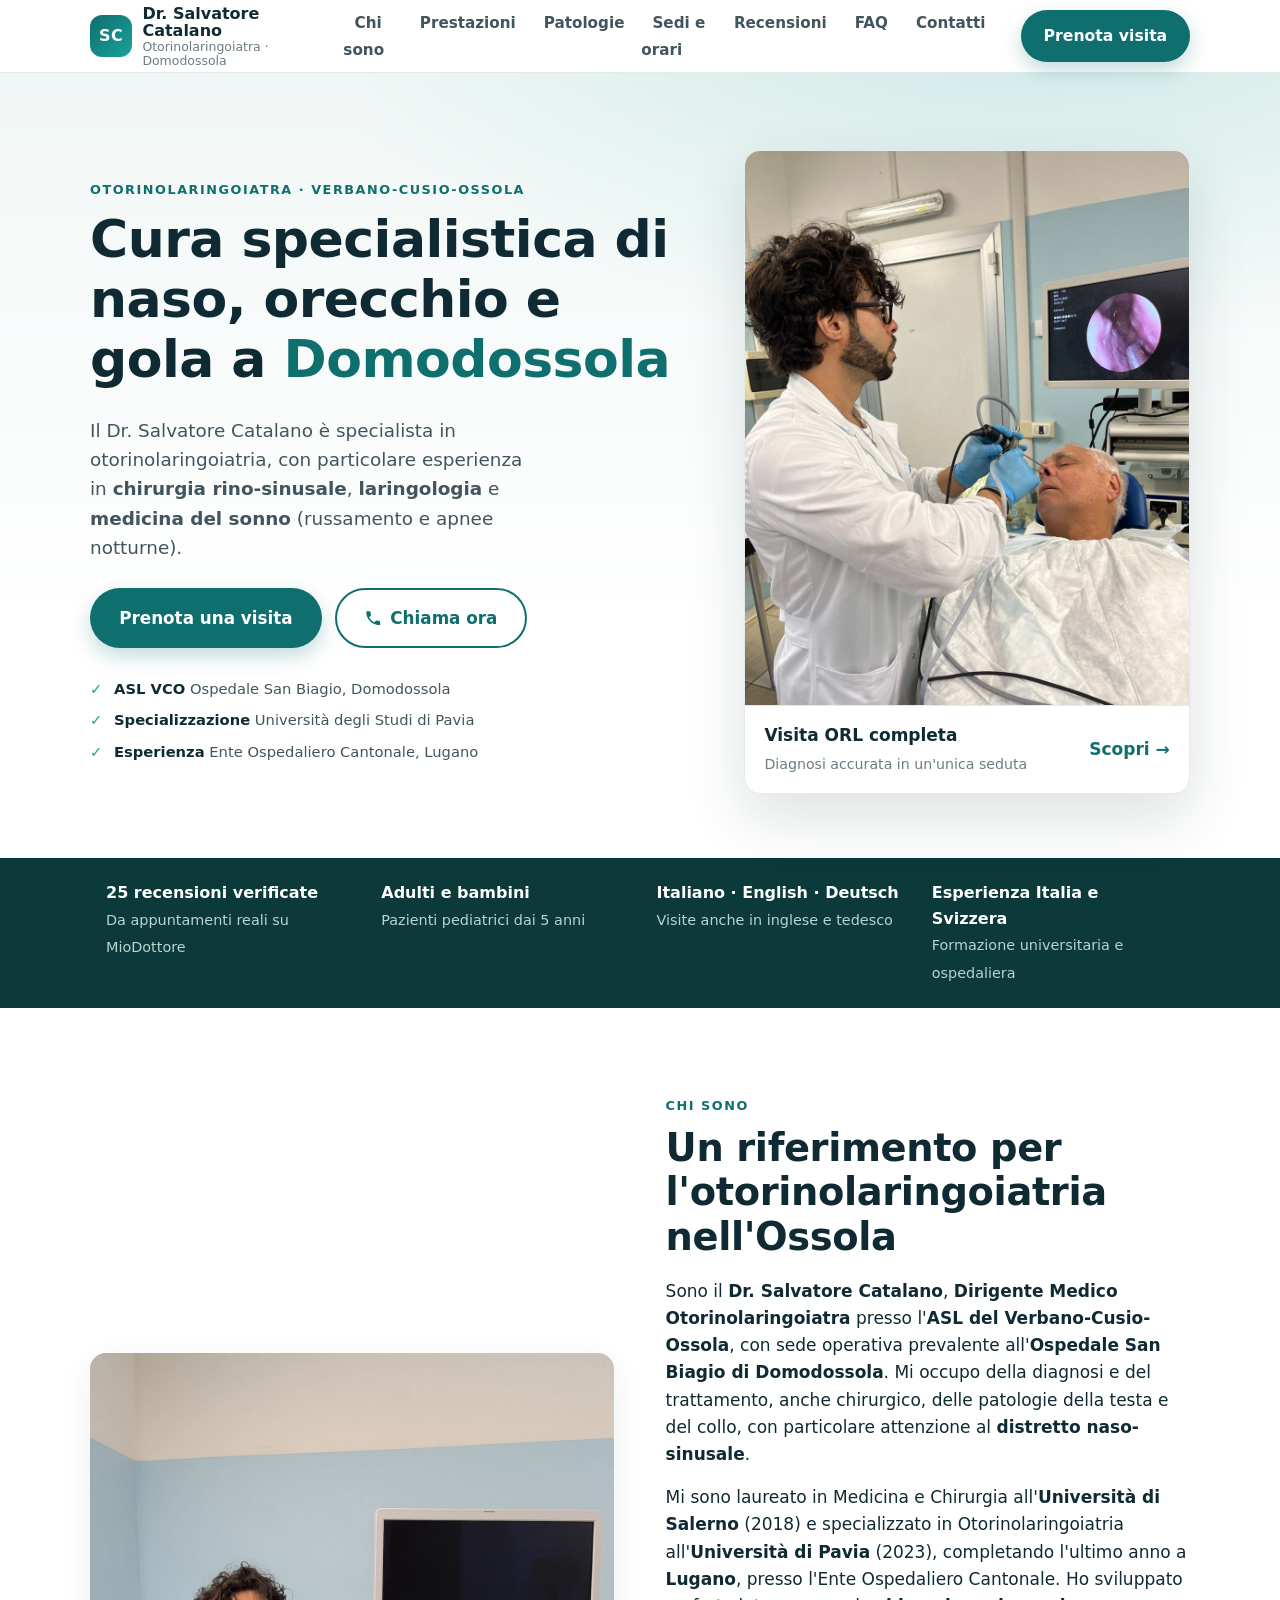
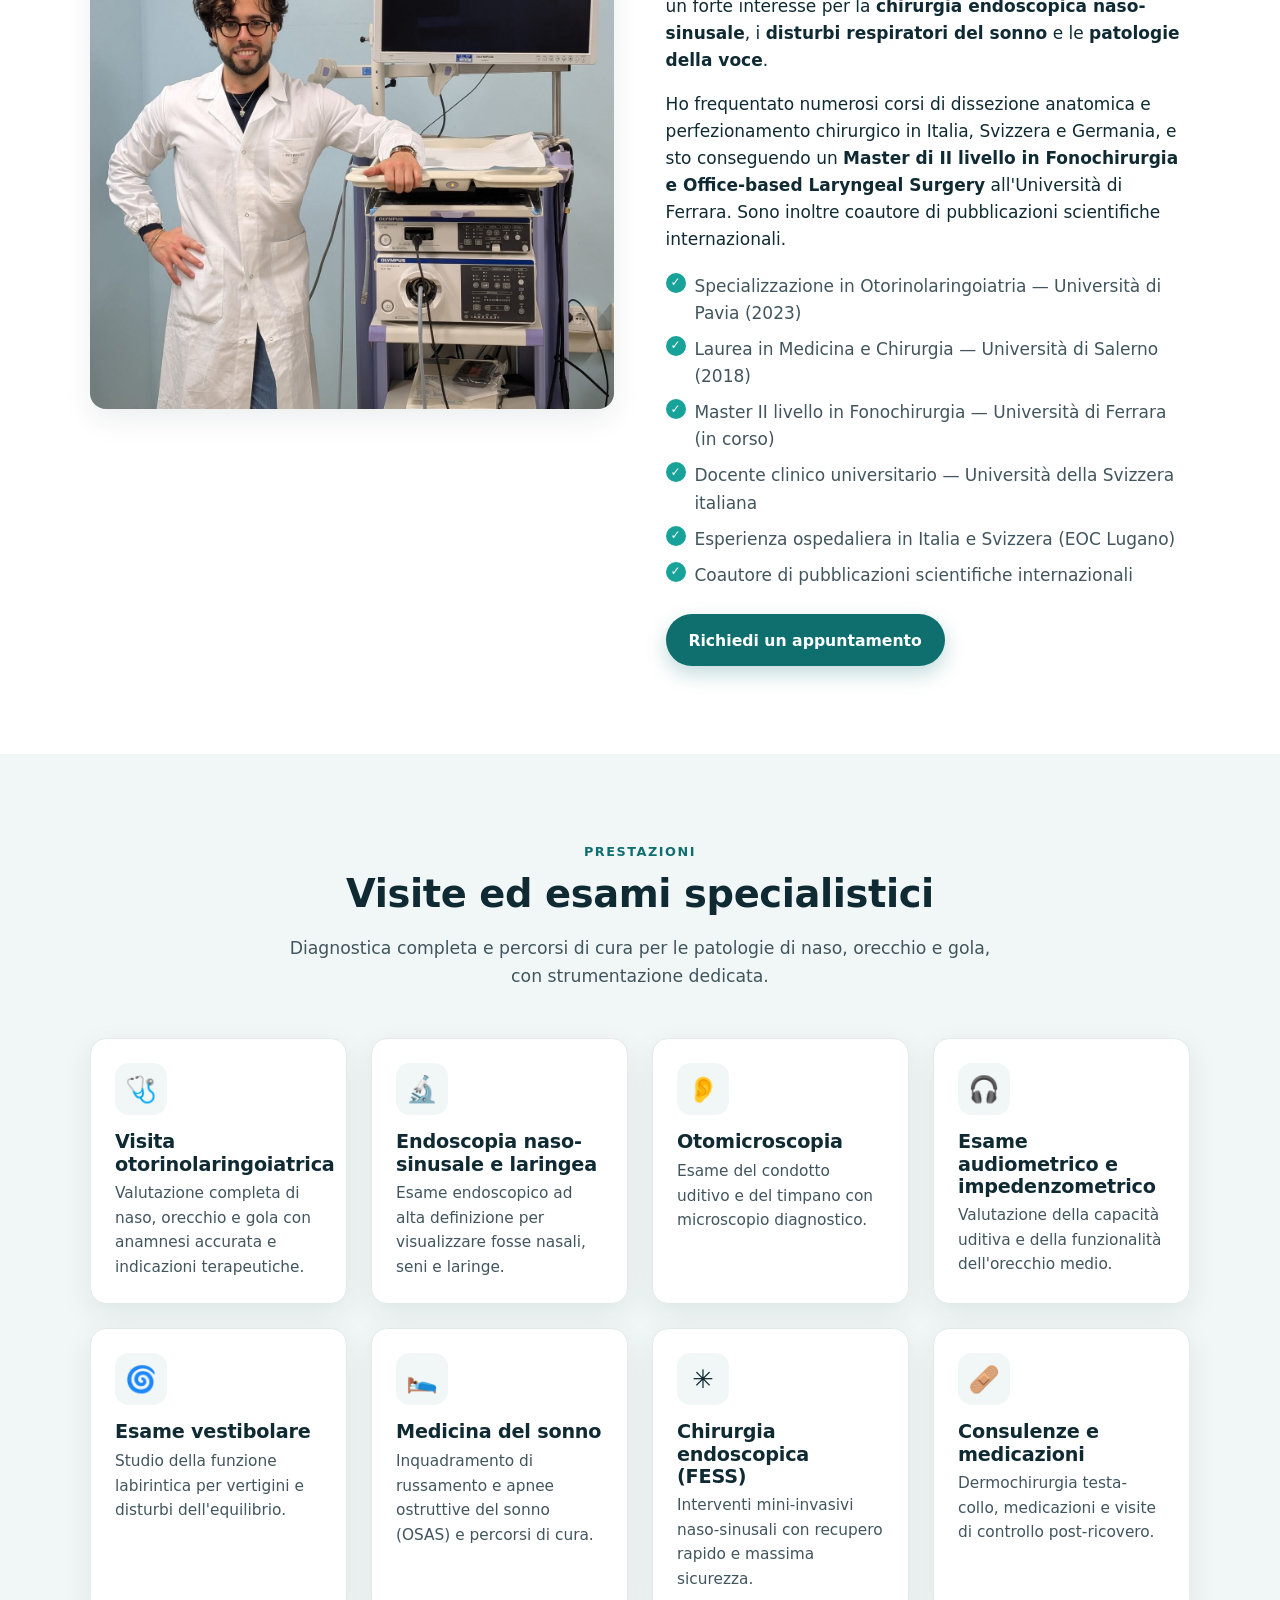
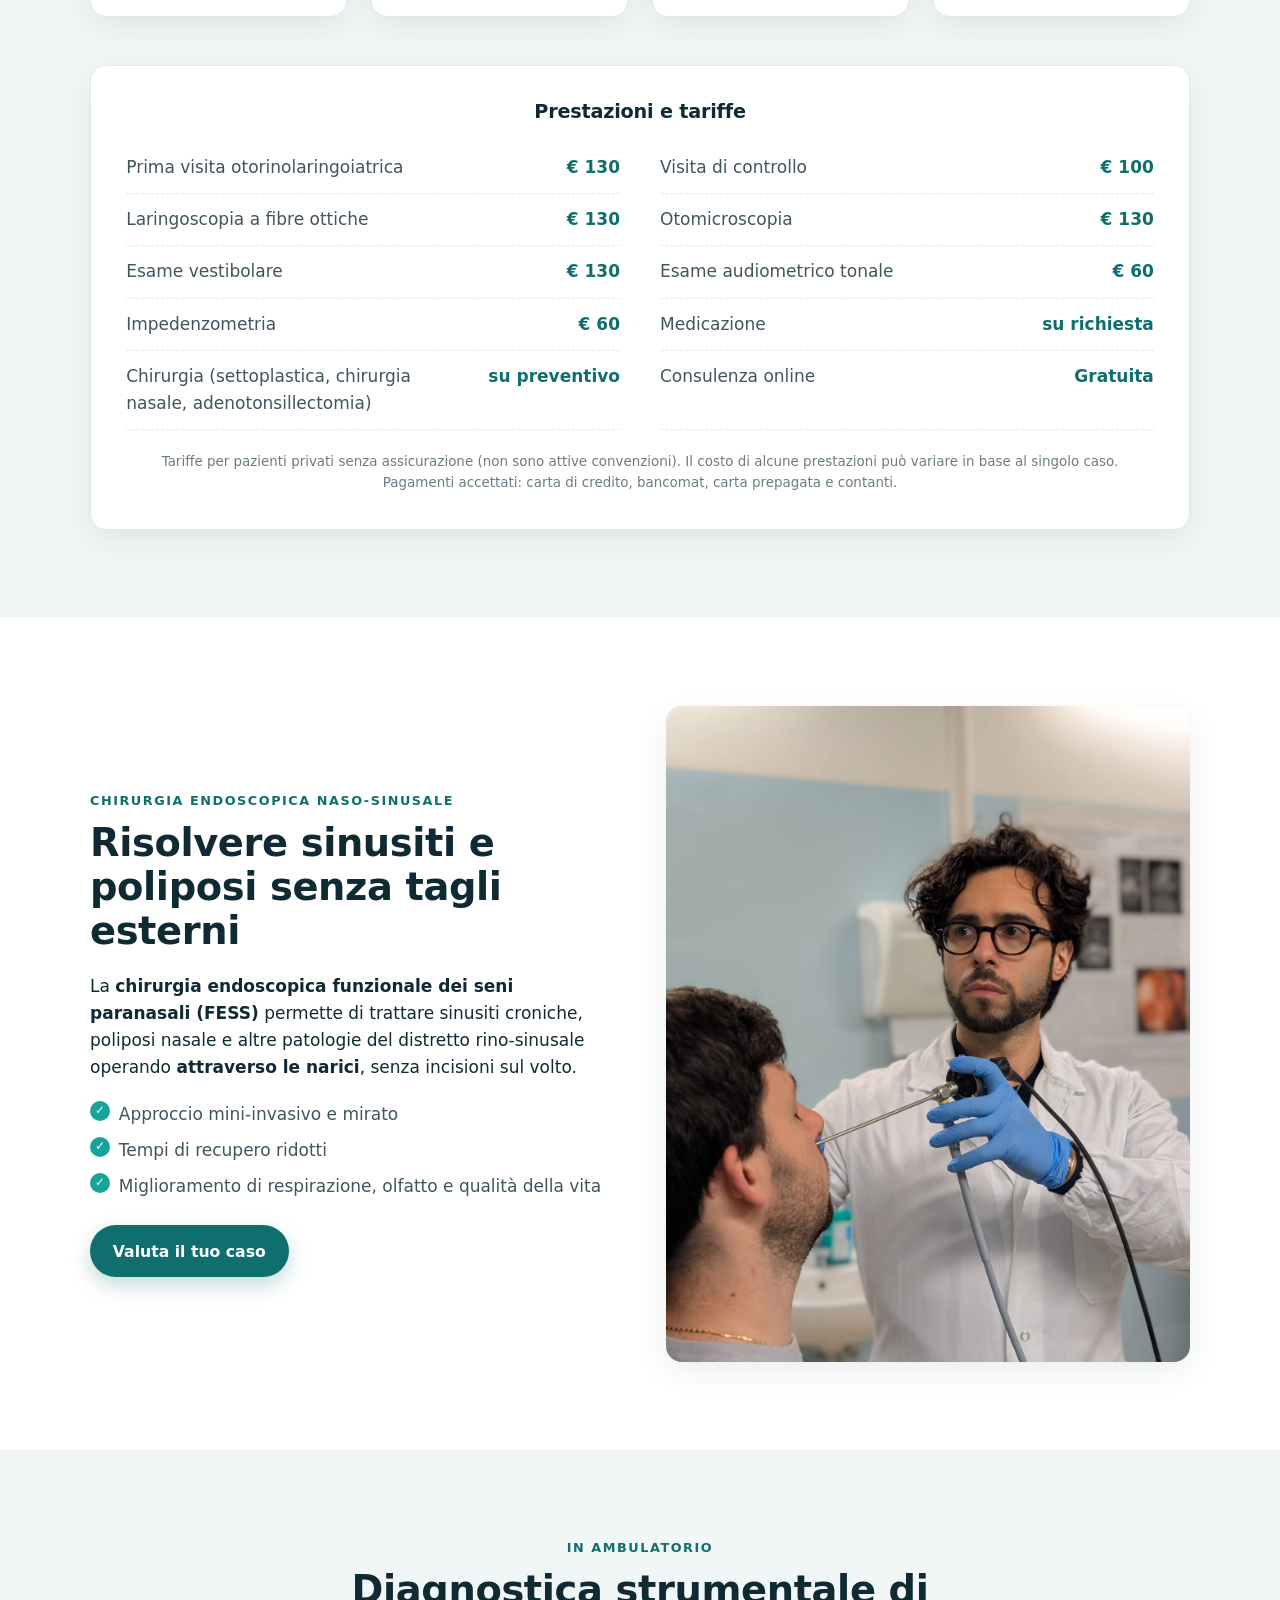
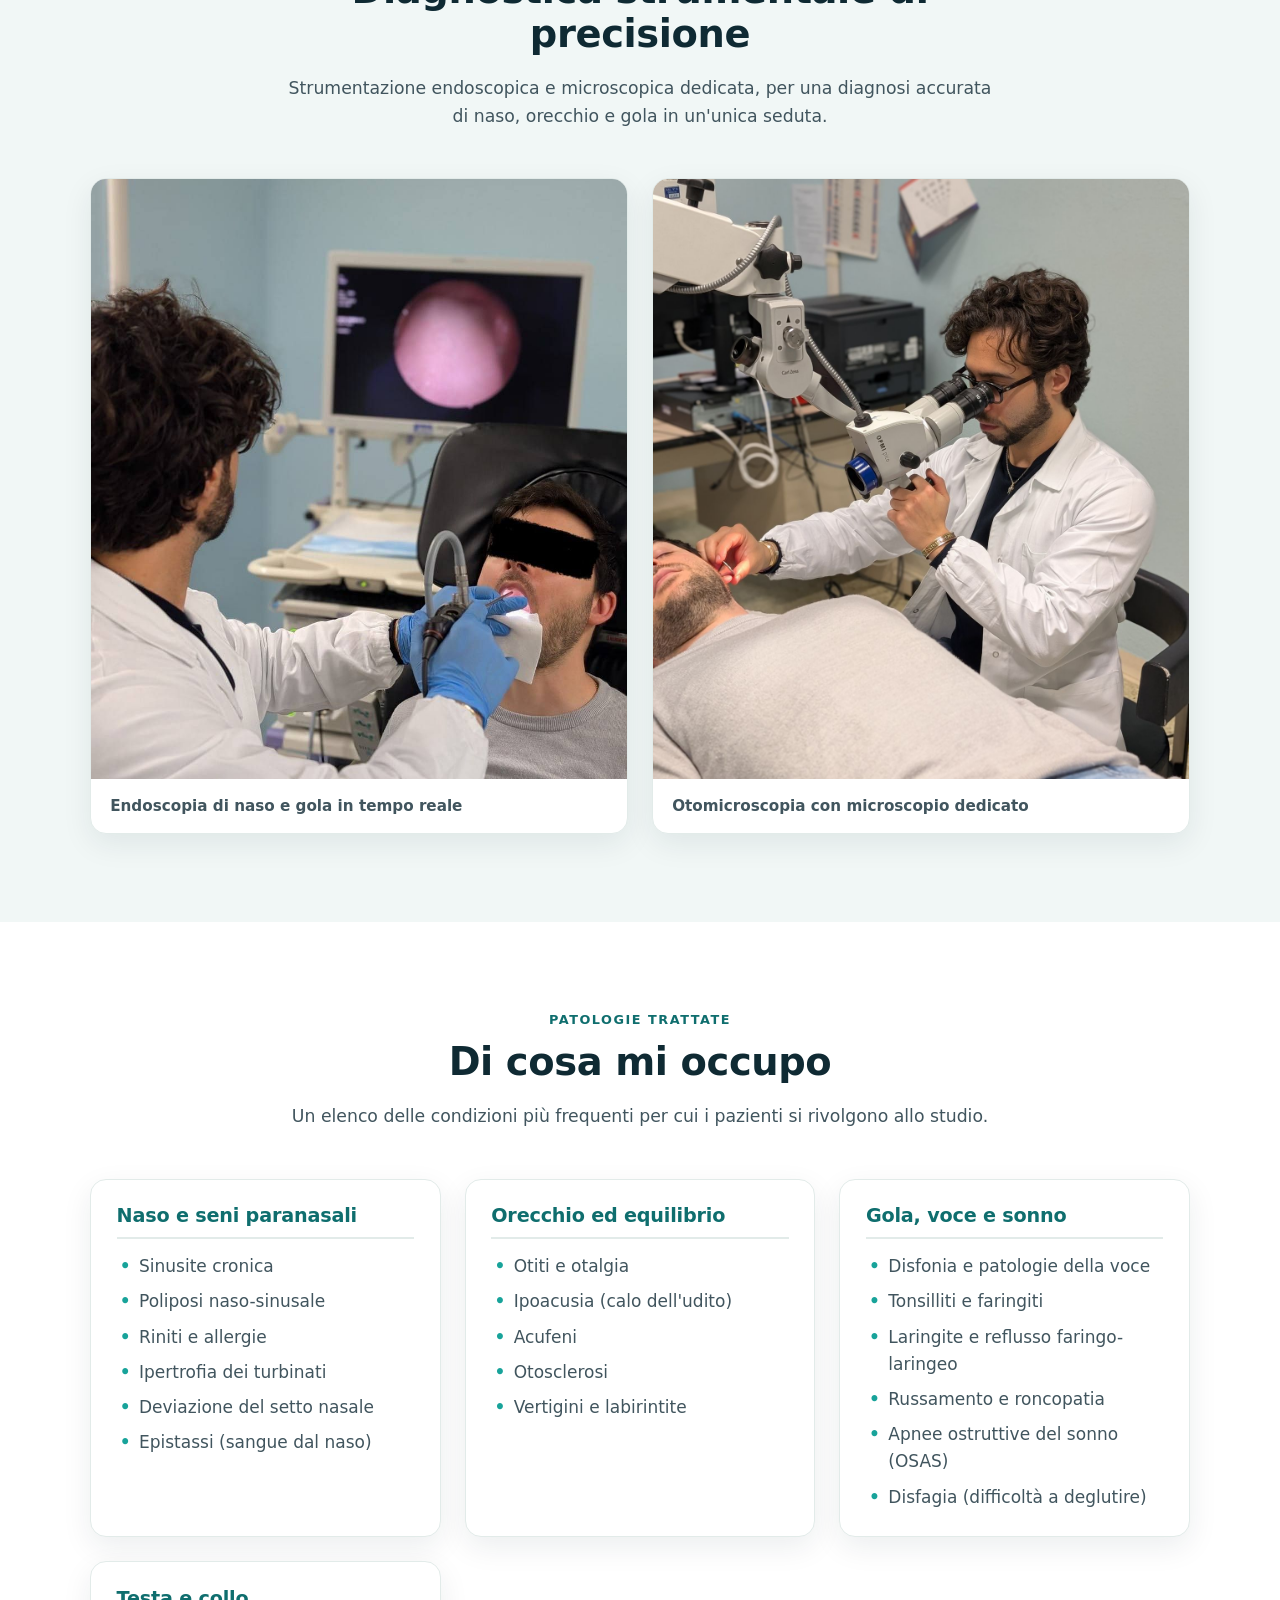
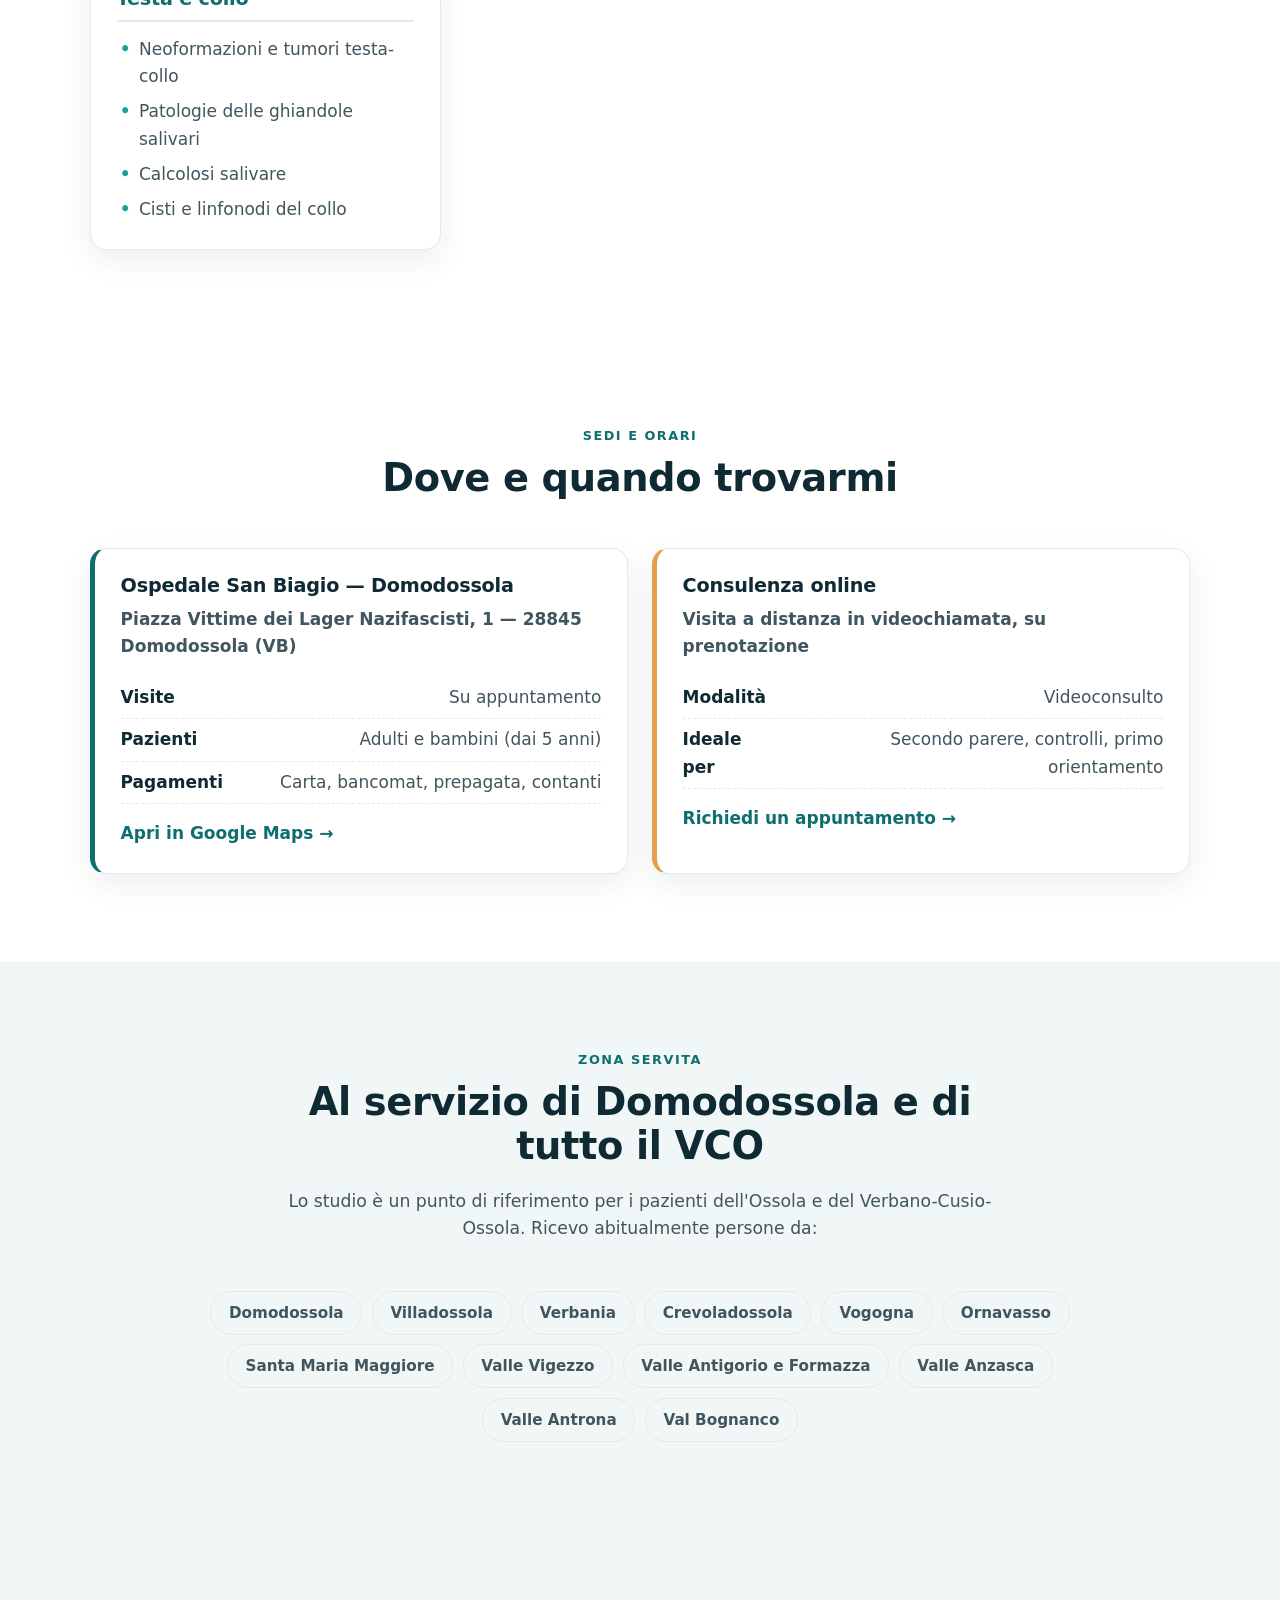
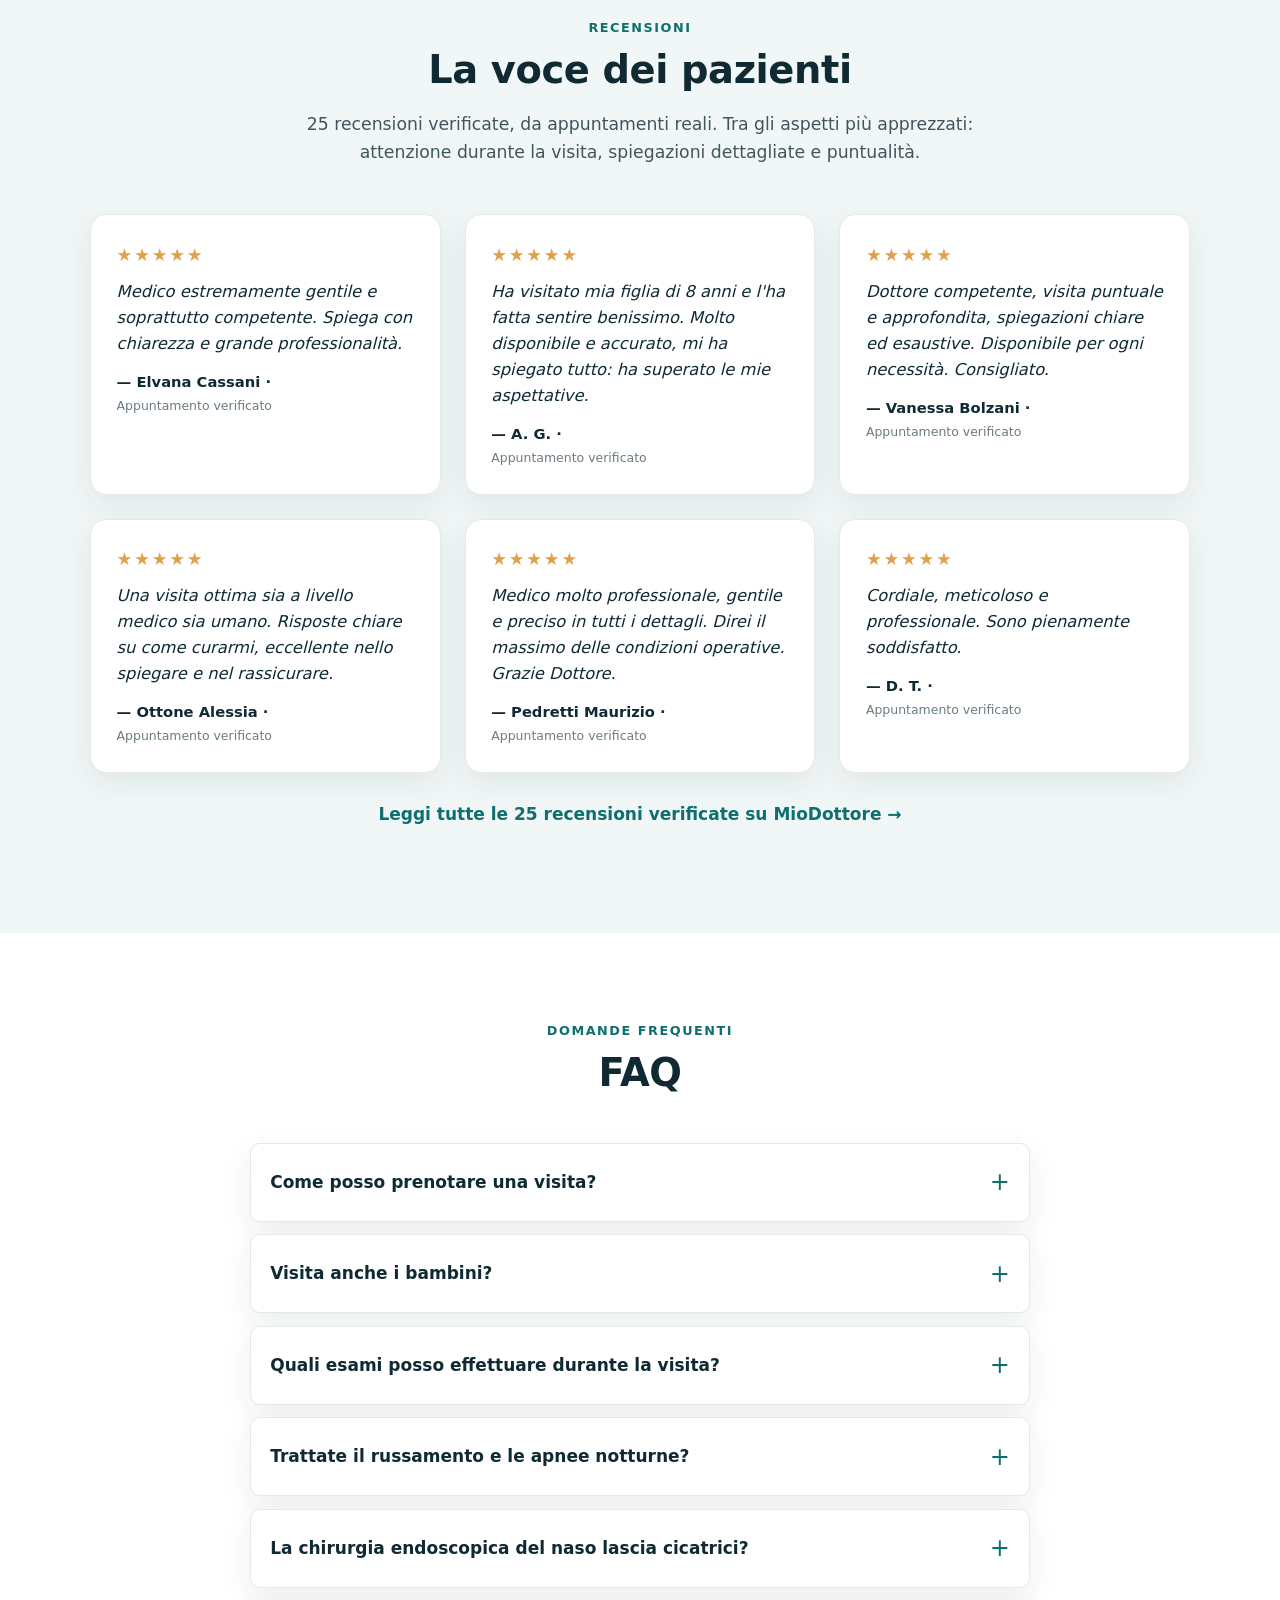
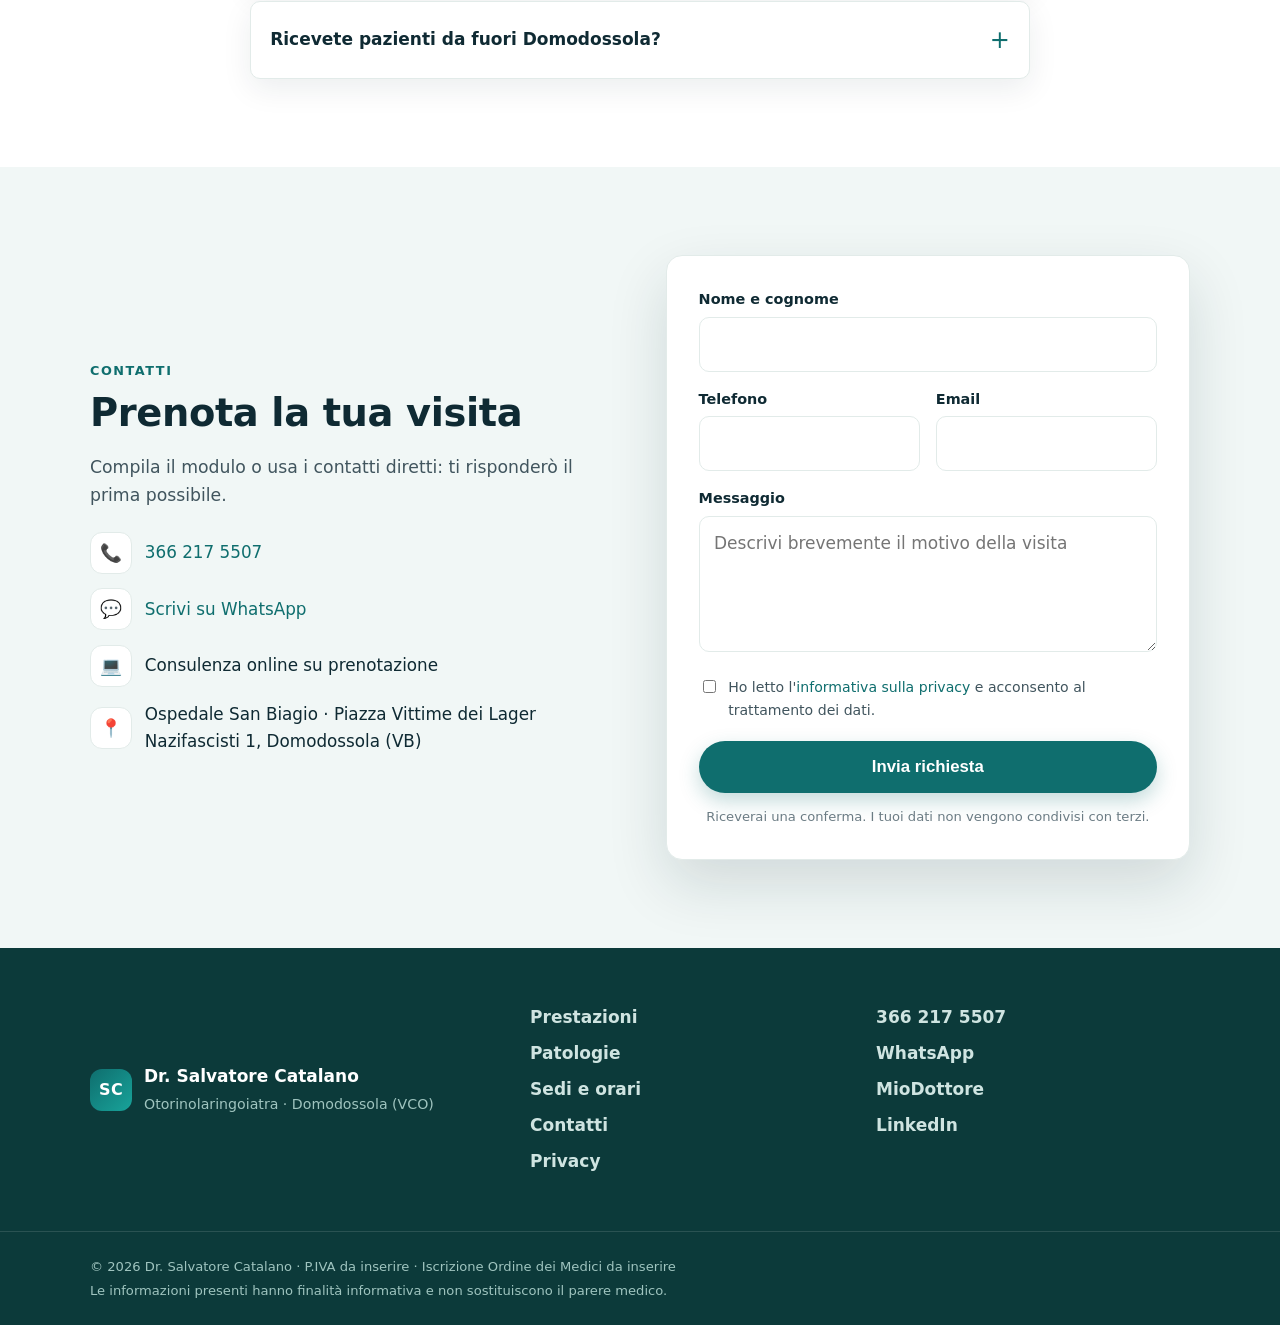
<file: index.html>
<!DOCTYPE html>
<html lang="it">
<head>
  <meta charset="UTF-8" />
  <meta name="viewport" content="width=device-width, initial-scale=1.0" />

  <!-- ===================== SEO PRIMARIO ===================== -->
  <title>Dr. Salvatore Catalano — Otorinolaringoiatra a Domodossola (VCO)</title>
  <meta name="description" content="Dr. Salvatore Catalano, otorinolaringoiatra a Domodossola (VCO). Visite ORL, chirurgia endoscopica naso-sinusale, patologie della voce e apnee notturne. Adulti e bambini. Prenota la visita." />
  <meta name="keywords" content="otorinolaringoiatra Domodossola, otorino Domodossola, otorino VCO, visita otorino Domodossola, chirurgia endoscopica naso, apnee notturne Domodossola, fonochirurgia, patologie della voce, otorino pediatrico Domodossola, Salvatore Catalano otorino" />
  <meta name="author" content="Dr. Salvatore Catalano" />
  <meta name="robots" content="index, follow" />
  <link rel="canonical" href="https://drsalvatorecatalano.it/" />
  <meta name="theme-color" content="#0f6e6e" />

  <!-- ===================== OPEN GRAPH / SOCIAL ===================== -->
  <meta property="og:type" content="website" />
  <meta property="og:locale" content="it_IT" />
  <meta property="og:site_name" content="Dr. Salvatore Catalano — Otorinolaringoiatra" />
  <meta property="og:title" content="Dr. Salvatore Catalano — Otorinolaringoiatra a Domodossola (VCO)" />
  <meta property="og:description" content="Visite ORL, chirurgia endoscopica naso-sinusale, rinologia e medicina del sonno a Domodossola. Prenota la tua visita." />
  <meta property="og:url" content="https://drsalvatorecatalano.it/" />
  <meta property="og:image" content="https://drsalvatorecatalano.it/assets/img/dott-catalano-ritratto.jpg" />
  <meta name="twitter:card" content="summary_large_image" />
  <meta name="twitter:title" content="Dr. Salvatore Catalano — Otorinolaringoiatra a Domodossola (VCO)" />
  <meta name="twitter:description" content="Visite ORL, chirurgia rino-sinusale, laringologia e medicina del sonno a Domodossola." />
  <meta name="twitter:image" content="https://drsalvatorecatalano.it/assets/img/dott-catalano-ritratto.jpg" />

  <!-- ===================== ICONE / MANIFEST ===================== -->
  <link rel="icon" type="image/svg+xml" href="assets/img/favicon.svg" />
  <link rel="apple-touch-icon" href="assets/img/favicon.svg" />
  <link rel="manifest" href="site.webmanifest" />

  <!-- ===================== STILI ===================== -->
  <link rel="stylesheet" href="assets/css/styles.css" />

  <!-- ===================== DATI STRUTTURATI (SEO LOCALE) =====================
       ⚠️ DA COMPLETARE prima della pubblicazione: email e P.IVA.
       Telefono, indirizzo e coordinate sono reali. Questi dati alimentano Google e Maps. -->
  <script type="application/ld+json">
  {
    "@context": "https://schema.org",
    "@graph": [
      {
        "@type": ["Physician", "MedicalBusiness"],
        "@id": "https://drsalvatorecatalano.it/#medico",
        "name": "Dr. Salvatore Catalano — Otorinolaringoiatra",
        "alternateName": "Studio ORL Dr. Salvatore Catalano",
        "url": "https://drsalvatorecatalano.it/",
        "image": "https://drsalvatorecatalano.it/assets/img/dott-catalano-ritratto.jpg",
        "description": "Otorinolaringoiatra a Domodossola. Chirurgia rino-sinusale, laringologia e medicina del sonno.",
        "medicalSpecialty": "Otolaryngologic",
        "knowsAbout": ["Chirurgia rino-sinusale", "Laringologia", "Rinologia", "Medicina del sonno", "Poliposi nasale", "Apnee ostruttive del sonno"],
        "alumniOf": [
          { "@type": "CollegeOrUniversity", "name": "Università degli Studi di Salerno" },
          { "@type": "CollegeOrUniversity", "name": "Università degli Studi di Pavia" }
        ],
        "worksFor": {
          "@type": "Hospital",
          "name": "ASL VCO — Ospedale San Biagio",
          "address": { "@type": "PostalAddress", "addressLocality": "Domodossola", "addressRegion": "VB", "addressCountry": "IT" }
        },
        "priceRange": "€€",
        "telephone": "+39 366 217 5507",
        "availableLanguage": ["Italian", "English", "German"],
        "address": {
          "@type": "PostalAddress",
          "streetAddress": "Piazza Vittime dei Lager Nazifascisti, 1 — Ospedale San Biagio",
          "addressLocality": "Domodossola",
          "addressRegion": "VB",
          "postalCode": "28845",
          "addressCountry": "IT"
        },
        "geo": {
          "@type": "GeoCoordinates",
          "latitude": "46.1175995",
          "longitude": "8.2869053"
        },
        "areaServed": [
          { "@type": "City", "name": "Domodossola" },
          { "@type": "City", "name": "Villadossola" },
          { "@type": "City", "name": "Verbania" },
          { "@type": "AdministrativeArea", "name": "Verbano-Cusio-Ossola" }
        ],
        "availableService": [
          { "@type": "MedicalProcedure", "name": "Visita otorinolaringoiatrica specialistica" },
          { "@type": "MedicalProcedure", "name": "Endoscopia naso-sinusale e laringea" },
          { "@type": "MedicalProcedure", "name": "Chirurgia endoscopica naso-sinusale (FESS)" },
          { "@type": "MedicalProcedure", "name": "Diagnosi e cura delle apnee ostruttive del sonno" },
          { "@type": "MedicalProcedure", "name": "Esame audiometrico e impedenzometrico" },
          { "@type": "MedicalProcedure", "name": "Esame vestibolare" },
          { "@type": "MedicalProcedure", "name": "Laringoscopia a fibre ottiche" },
          { "@type": "MedicalProcedure", "name": "Fonochirurgia e patologie della voce" },
          { "@type": "MedicalProcedure", "name": "Settoplastica e chirurgia nasale" }
        ],
        "sameAs": [
          "https://www.miodottore.it/salvatore-catalano2/otorino/domodossola",
          "https://www.linkedin.com/in/salvatore-catalano-739bb5241/"
        ]
      },
      {
        "@type": "WebSite",
        "@id": "https://drsalvatorecatalano.it/#website",
        "url": "https://drsalvatorecatalano.it/",
        "name": "Dr. Salvatore Catalano — Otorinolaringoiatra",
        "inLanguage": "it-IT",
        "publisher": { "@id": "https://drsalvatorecatalano.it/#medico" }
      }
    ]
  }
  </script>
</head>

<body>
  <!-- ===================== SKIP LINK (accessibilità) ===================== -->
  <a class="skip-link" href="#main">Salta al contenuto</a>

  <!-- ===================== HEADER ===================== -->
  <header class="site-header" id="site-header">
    <div class="container header-inner">
      <a href="#hero" class="brand" aria-label="Dr. Salvatore Catalano — Home">
        <span class="brand-mark" aria-hidden="true">SC</span>
        <span class="brand-text">
          <strong>Dr. Salvatore Catalano</strong>
          <small>Otorinolaringoiatra · Domodossola</small>
        </span>
      </a>

      <nav class="main-nav" id="main-nav" aria-label="Navigazione principale">
        <ul>
          <li><a href="#chi-sono">Chi sono</a></li>
          <li><a href="#prestazioni">Prestazioni</a></li>
          <li><a href="#patologie">Patologie</a></li>
          <li><a href="#sedi">Sedi e orari</a></li>
          <li><a href="#recensioni">Recensioni</a></li>
          <li><a href="#faq">FAQ</a></li>
          <li><a href="#contatti">Contatti</a></li>
        </ul>
      </nav>

      <a href="#contatti" class="btn btn-primary header-cta">Prenota visita</a>

      <button class="nav-toggle" id="nav-toggle" aria-expanded="false" aria-controls="main-nav" aria-label="Apri il menu">
        <span></span><span></span><span></span>
      </button>
    </div>
  </header>

  <main id="main">
    <!-- ===================== HERO ===================== -->
    <section class="hero" id="hero">
      <div class="container hero-inner">
        <div class="hero-content">
          <p class="eyebrow">Otorinolaringoiatra · Verbano-Cusio-Ossola</p>
          <h1>Cura specialistica di naso, orecchio e gola a <span class="hl">Domodossola</span></h1>
          <p class="lead">
            Il Dr. Salvatore Catalano è specialista in otorinolaringoiatria, con particolare
            esperienza in <strong>chirurgia rino-sinusale</strong>, <strong>laringologia</strong>
            e <strong>medicina del sonno</strong> (russamento e apnee notturne).
          </p>
          <div class="hero-actions">
            <a href="#contatti" class="btn btn-primary btn-lg">Prenota una visita</a>
            <a href="tel:+393662175507" class="btn btn-ghost btn-lg">
              <svg viewBox="0 0 24 24" aria-hidden="true" class="ico"><path d="M6.6 10.8a15.5 15.5 0 0 0 6.6 6.6l2.2-2.2a1 1 0 0 1 1-.24 11.4 11.4 0 0 0 3.6.58 1 1 0 0 1 1 1V20a1 1 0 0 1-1 1A17 17 0 0 1 3 4a1 1 0 0 1 1-1h3.5a1 1 0 0 1 1 1 11.4 11.4 0 0 0 .58 3.6 1 1 0 0 1-.24 1z"/></svg>
              Chiama ora
            </a>
          </div>
          <ul class="hero-badges">
            <li><span>ASL VCO</span> Ospedale San Biagio, Domodossola</li>
            <li><span>Specializzazione</span> Università degli Studi di Pavia</li>
            <li><span>Esperienza</span> Ente Ospedaliero Cantonale, Lugano</li>
          </ul>
        </div>

        <div class="hero-card">
          <div class="hero-photo">
            <!-- ⚠️ DA CARICARE: assets/img/dott-catalano-endoscopia.jpg -->
            <img src="assets/img/dott-catalano-endoscopia.jpg"
                 alt="Il Dr. Salvatore Catalano esegue un esame endoscopico in ambulatorio a Domodossola"
                 width="800" height="1000" />
          </div>
          <div class="hero-card-foot">
            <div>
              <strong>Visita ORL completa</strong>
              <small>Diagnosi accurata in un'unica seduta</small>
            </div>
            <a href="#prestazioni" class="link-arrow">Scopri →</a>
          </div>
        </div>
      </div>
    </section>

    <!-- ===================== STRIP DI FIDUCIA ===================== -->
    <section class="trust-strip" aria-label="Punti di forza">
      <div class="container trust-grid">
        <div class="trust-item">
          <strong>25 recensioni verificate</strong>
          <span>Da appuntamenti reali su MioDottore</span>
        </div>
        <div class="trust-item">
          <strong>Adulti e bambini</strong>
          <span>Pazienti pediatrici dai 5 anni</span>
        </div>
        <div class="trust-item">
          <strong>Italiano · English · Deutsch</strong>
          <span>Visite anche in inglese e tedesco</span>
        </div>
        <div class="trust-item">
          <strong>Esperienza Italia e Svizzera</strong>
          <span>Formazione universitaria e ospedaliera</span>
        </div>
      </div>
    </section>

    <!-- ===================== CHI SONO ===================== -->
    <section class="section" id="chi-sono">
      <div class="container two-col">
        <div class="col-media">
          <div class="about-photo">
            <!-- ⚠️ DA CARICARE: assets/img/dott-catalano-ritratto.jpg -->
            <img src="assets/img/dott-catalano-ritratto.jpg"
                 alt="Il Dr. Salvatore Catalano, otorinolaringoiatra a Domodossola, accanto alla torre endoscopica"
                 loading="lazy" width="800" height="1000" />
          </div>
        </div>
        <div class="col-text">
          <p class="eyebrow">Chi sono</p>
          <h2>Un riferimento per l'otorinolaringoiatria nell'Ossola</h2>
          <p>
            Sono il <strong>Dr. Salvatore Catalano</strong>, <strong>Dirigente Medico
            Otorinolaringoiatra</strong> presso l'<strong>ASL del Verbano-Cusio-Ossola</strong>,
            con sede operativa prevalente all'<strong>Ospedale San Biagio di Domodossola</strong>.
            Mi occupo della diagnosi e del trattamento, anche chirurgico, delle patologie della
            testa e del collo, con particolare attenzione al <strong>distretto naso-sinusale</strong>.
          </p>
          <p>
            Mi sono laureato in Medicina e Chirurgia all'<strong>Università di Salerno</strong> (2018)
            e specializzato in Otorinolaringoiatria all'<strong>Università di Pavia</strong> (2023),
            completando l'ultimo anno a <strong>Lugano</strong>, presso l'Ente Ospedaliero Cantonale.
            Ho sviluppato un forte interesse per la <strong>chirurgia endoscopica naso-sinusale</strong>,
            i <strong>disturbi respiratori del sonno</strong> e le <strong>patologie della voce</strong>.
          </p>
          <p>
            Ho frequentato numerosi corsi di dissezione anatomica e perfezionamento chirurgico in
            Italia, Svizzera e Germania, e sto conseguendo un <strong>Master di II livello in
            Fonochirurgia e Office-based Laryngeal Surgery</strong> all'Università di Ferrara.
            Sono inoltre coautore di pubblicazioni scientifiche internazionali.
          </p>
          <ul class="credentials">
            <li>Specializzazione in Otorinolaringoiatria — Università di Pavia (2023)</li>
            <li>Laurea in Medicina e Chirurgia — Università di Salerno (2018)</li>
            <li>Master II livello in Fonochirurgia — Università di Ferrara (in corso)</li>
            <li>Docente clinico universitario — Università della Svizzera italiana</li>
            <li>Esperienza ospedaliera in Italia e Svizzera (EOC Lugano)</li>
            <li>Coautore di pubblicazioni scientifiche internazionali</li>
          </ul>
          <a href="#contatti" class="btn btn-primary">Richiedi un appuntamento</a>
        </div>
      </div>
    </section>

    <!-- ===================== PRESTAZIONI ===================== -->
    <section class="section section-soft" id="prestazioni">
      <div class="container">
        <div class="section-head">
          <p class="eyebrow">Prestazioni</p>
          <h2>Visite ed esami specialistici</h2>
          <p class="section-sub">
            Diagnostica completa e percorsi di cura per le patologie di naso, orecchio e gola,
            con strumentazione dedicata.
          </p>
        </div>

        <div class="cards-grid">
          <article class="card">
            <div class="card-ico" aria-hidden="true">🩺</div>
            <h3>Visita otorinolaringoiatrica</h3>
            <p>Valutazione completa di naso, orecchio e gola con anamnesi accurata e indicazioni terapeutiche.</p>
          </article>
          <article class="card">
            <div class="card-ico" aria-hidden="true">🔬</div>
            <h3>Endoscopia naso-sinusale e laringea</h3>
            <p>Esame endoscopico ad alta definizione per visualizzare fosse nasali, seni e laringe.</p>
          </article>
          <article class="card">
            <div class="card-ico" aria-hidden="true">👂</div>
            <h3>Otomicroscopia</h3>
            <p>Esame del condotto uditivo e del timpano con microscopio diagnostico.</p>
          </article>
          <article class="card">
            <div class="card-ico" aria-hidden="true">🎧</div>
            <h3>Esame audiometrico e impedenzometrico</h3>
            <p>Valutazione della capacità uditiva e della funzionalità dell'orecchio medio.</p>
          </article>
          <article class="card">
            <div class="card-ico" aria-hidden="true">🌀</div>
            <h3>Esame vestibolare</h3>
            <p>Studio della funzione labirintica per vertigini e disturbi dell'equilibrio.</p>
          </article>
          <article class="card">
            <div class="card-ico" aria-hidden="true">🛌</div>
            <h3>Medicina del sonno</h3>
            <p>Inquadramento di russamento e apnee ostruttive del sonno (OSAS) e percorsi di cura.</p>
          </article>
          <article class="card">
            <div class="card-ico" aria-hidden="true">✳️</div>
            <h3>Chirurgia endoscopica (FESS)</h3>
            <p>Interventi mini-invasivi naso-sinusali con recupero rapido e massima sicurezza.</p>
          </article>
          <article class="card">
            <div class="card-ico" aria-hidden="true">🩹</div>
            <h3>Consulenze e medicazioni</h3>
            <p>Dermochirurgia testa-collo, medicazioni e visite di controllo post-ricovero.</p>
          </article>
        </div>

        <div class="tariffe">
          <h3 class="tariffe-title">Prestazioni e tariffe</h3>
          <ul class="tariffe-list">
            <li><span>Prima visita otorinolaringoiatrica</span><b>€ 130</b></li>
            <li><span>Visita di controllo</span><b>€ 100</b></li>
            <li><span>Laringoscopia a fibre ottiche</span><b>€ 130</b></li>
            <li><span>Otomicroscopia</span><b>€ 130</b></li>
            <li><span>Esame vestibolare</span><b>€ 130</b></li>
            <li><span>Esame audiometrico tonale</span><b>€ 60</b></li>
            <li><span>Impedenzometria</span><b>€ 60</b></li>
            <li><span>Medicazione</span><b>su richiesta</b></li>
            <li><span>Chirurgia (settoplastica, chirurgia nasale, adenotonsillectomia)</span><b>su preventivo</b></li>
            <li class="tariffe-free"><span>Consulenza online</span><b>Gratuita</b></li>
          </ul>
          <p class="tariffe-note">
            Tariffe per pazienti privati senza assicurazione (non sono attive convenzioni).
            Il costo di alcune prestazioni può variare in base al singolo caso.
            Pagamenti accettati: carta di credito, bancomat, carta prepagata e contanti.
          </p>
        </div>
      </div>
    </section>

    <!-- ===================== CHIRURGIA ENDOSCOPICA (FEATURE) ===================== -->
    <section class="section feature" id="chirurgia">
      <div class="container two-col">
        <div class="col-text">
          <p class="eyebrow">Chirurgia endoscopica naso-sinusale</p>
          <h2>Risolvere sinusiti e poliposi senza tagli esterni</h2>
          <p>
            La <strong>chirurgia endoscopica funzionale dei seni paranasali (FESS)</strong> permette di
            trattare sinusiti croniche, poliposi nasale e altre patologie del distretto rino-sinusale
            operando <strong>attraverso le narici</strong>, senza incisioni sul volto.
          </p>
          <ul class="ticks">
            <li>Approccio mini-invasivo e mirato</li>
            <li>Tempi di recupero ridotti</li>
            <li>Miglioramento di respirazione, olfatto e qualità della vita</li>
          </ul>
          <a href="#contatti" class="btn btn-primary">Valuta il tuo caso</a>
        </div>
        <div class="col-media">
          <div class="feature-media">
            <!-- ⚠️ DA CARICARE: assets/img/dott-catalano-endoscopia-nasale.jpg (paziente identificabile: serve consenso) -->
            <img src="assets/img/dott-catalano-endoscopia-nasale.jpg"
                 alt="Endoscopia nasale eseguita dal Dr. Catalano con visualizzazione su monitor"
                 loading="lazy" width="800" height="600" />
          </div>
        </div>
      </div>
    </section>

    <!-- ===================== IN AMBULATORIO / GALLERY ===================== -->
    <section class="section section-soft" id="ambulatorio">
      <div class="container">
        <div class="section-head">
          <p class="eyebrow">In ambulatorio</p>
          <h2>Diagnostica strumentale di precisione</h2>
          <p class="section-sub">
            Strumentazione endoscopica e microscopica dedicata, per una diagnosi accurata
            di naso, orecchio e gola in un'unica seduta.
          </p>
        </div>
        <div class="gallery-grid">
          <figure class="gallery-item">
            <!-- ⚠️ DA CARICARE: assets/img/dott-catalano-laringoscopia.jpg -->
            <img src="assets/img/dott-catalano-laringoscopia.jpg"
                 alt="Esame endoscopico di naso e gola con immagine visualizzata sul monitor"
                 loading="lazy" width="800" height="600" />
            <figcaption>Endoscopia di naso e gola in tempo reale</figcaption>
          </figure>
          <figure class="gallery-item">
            <!-- ⚠️ DA CARICARE: assets/img/dott-catalano-microscopio.jpg (paziente identificabile: serve consenso) -->
            <img src="assets/img/dott-catalano-microscopio.jpg"
                 alt="Otomicroscopia eseguita con microscopio diagnostico Carl Zeiss"
                 loading="lazy" width="800" height="600" />
            <figcaption>Otomicroscopia con microscopio dedicato</figcaption>
          </figure>
        </div>
      </div>
    </section>

    <!-- ===================== PATOLOGIE ===================== -->
    <section class="section" id="patologie">
      <div class="container">
        <div class="section-head">
          <p class="eyebrow">Patologie trattate</p>
          <h2>Di cosa mi occupo</h2>
          <p class="section-sub">Un elenco delle condizioni più frequenti per cui i pazienti si rivolgono allo studio.</p>
        </div>

        <div class="patologie-grid">
          <div class="pat-group">
            <h3>Naso e seni paranasali</h3>
            <ul>
              <li>Sinusite cronica</li>
              <li>Poliposi naso-sinusale</li>
              <li>Riniti e allergie</li>
              <li>Ipertrofia dei turbinati</li>
              <li>Deviazione del setto nasale</li>
              <li>Epistassi (sangue dal naso)</li>
            </ul>
          </div>
          <div class="pat-group">
            <h3>Orecchio ed equilibrio</h3>
            <ul>
              <li>Otiti e otalgia</li>
              <li>Ipoacusia (calo dell'udito)</li>
              <li>Acufeni</li>
              <li>Otosclerosi</li>
              <li>Vertigini e labirintite</li>
            </ul>
          </div>
          <div class="pat-group">
            <h3>Gola, voce e sonno</h3>
            <ul>
              <li>Disfonia e patologie della voce</li>
              <li>Tonsilliti e faringiti</li>
              <li>Laringite e reflusso faringo-laringeo</li>
              <li>Russamento e roncopatia</li>
              <li>Apnee ostruttive del sonno (OSAS)</li>
              <li>Disfagia (difficoltà a deglutire)</li>
            </ul>
          </div>
          <div class="pat-group">
            <h3>Testa e collo</h3>
            <ul>
              <li>Neoformazioni e tumori testa-collo</li>
              <li>Patologie delle ghiandole salivari</li>
              <li>Calcolosi salivare</li>
              <li>Cisti e linfonodi del collo</li>
            </ul>
          </div>
        </div>
      </div>
    </section>

    <!-- ===================== SEDI E ORARI ===================== -->
    <section class="section" id="sedi">
      <div class="container">
        <div class="section-head">
          <p class="eyebrow">Sedi e orari</p>
          <h2>Dove e quando trovarmi</h2>
        </div>

        <div class="sedi-grid">
          <article class="sede-card">
            <h3>Ospedale San Biagio — Domodossola</h3>
            <p class="sede-addr">Piazza Vittime dei Lager Nazifascisti, 1 — 28845 Domodossola (VB)</p>
            <dl class="orari">
              <div><dt>Visite</dt><dd>Su appuntamento</dd></div>
              <div><dt>Pazienti</dt><dd>Adulti e bambini (dai 5 anni)</dd></div>
              <div><dt>Pagamenti</dt><dd>Carta, bancomat, prepagata, contanti</dd></div>
            </dl>
            <a class="link-arrow" href="https://www.google.com/maps/search/?api=1&query=46.1175995,8.2869053" target="_blank" rel="noopener">Apri in Google Maps →</a>
          </article>

          <article class="sede-card sede-card--alt">
            <h3>Consulenza online</h3>
            <p class="sede-addr">Visita a distanza in videochiamata, su prenotazione</p>
            <dl class="orari">
              <div><dt>Modalità</dt><dd>Videoconsulto</dd></div>
              <div><dt>Ideale per</dt><dd>Secondo parere, controlli, primo orientamento</dd></div>
            </dl>
            <a class="link-arrow" href="#contatti">Richiedi un appuntamento →</a>
          </article>
        </div>
      </div>
    </section>

    <!-- ===================== ZONA SERVITA (SEO locale) ===================== -->
    <section class="section section-area" id="zona">
      <div class="container">
        <div class="section-head">
          <p class="eyebrow">Zona servita</p>
          <h2>Al servizio di Domodossola e di tutto il VCO</h2>
          <p class="section-sub">
            Lo studio è un punto di riferimento per i pazienti dell'Ossola e del
            Verbano-Cusio-Ossola. Ricevo abitualmente persone da:
          </p>
        </div>
        <ul class="area-list">
          <li>Domodossola</li>
          <li>Villadossola</li>
          <li>Verbania</li>
          <li>Crevoladossola</li>
          <li>Vogogna</li>
          <li>Ornavasso</li>
          <li>Santa Maria Maggiore</li>
          <li>Valle Vigezzo</li>
          <li>Valle Antigorio e Formazza</li>
          <li>Valle Anzasca</li>
          <li>Valle Antrona</li>
          <li>Val Bognanco</li>
        </ul>
      </div>
    </section>

    <!-- ===================== RECENSIONI ===================== -->
    <section class="section section-soft" id="recensioni">
      <div class="container">
        <div class="section-head">
          <p class="eyebrow">Recensioni</p>
          <h2>La voce dei pazienti</h2>
          <p class="section-sub">
            25 recensioni verificate, da appuntamenti reali. Tra gli aspetti più apprezzati:
            attenzione durante la visita, spiegazioni dettagliate e puntualità.
          </p>
        </div>

        <div class="reviews-grid">
          <figure class="review">
            <div class="stars" aria-label="Valutazione 5 su 5">★★★★★</div>
            <blockquote>Medico estremamente gentile e soprattutto competente. Spiega con chiarezza e grande professionalità.</blockquote>
            <figcaption>— Elvana Cassani · <span>Appuntamento verificato</span></figcaption>
          </figure>
          <figure class="review">
            <div class="stars" aria-label="Valutazione 5 su 5">★★★★★</div>
            <blockquote>Ha visitato mia figlia di 8 anni e l'ha fatta sentire benissimo. Molto disponibile e accurato, mi ha spiegato tutto: ha superato le mie aspettative.</blockquote>
            <figcaption>— A. G. · <span>Appuntamento verificato</span></figcaption>
          </figure>
          <figure class="review">
            <div class="stars" aria-label="Valutazione 5 su 5">★★★★★</div>
            <blockquote>Dottore competente, visita puntuale e approfondita, spiegazioni chiare ed esaustive. Disponibile per ogni necessità. Consigliato.</blockquote>
            <figcaption>— Vanessa Bolzani · <span>Appuntamento verificato</span></figcaption>
          </figure>
          <figure class="review">
            <div class="stars" aria-label="Valutazione 5 su 5">★★★★★</div>
            <blockquote>Una visita ottima sia a livello medico sia umano. Risposte chiare su come curarmi, eccellente nello spiegare e nel rassicurare.</blockquote>
            <figcaption>— Ottone Alessia · <span>Appuntamento verificato</span></figcaption>
          </figure>
          <figure class="review">
            <div class="stars" aria-label="Valutazione 5 su 5">★★★★★</div>
            <blockquote>Medico molto professionale, gentile e preciso in tutti i dettagli. Direi il massimo delle condizioni operative. Grazie Dottore.</blockquote>
            <figcaption>— Pedretti Maurizio · <span>Appuntamento verificato</span></figcaption>
          </figure>
          <figure class="review">
            <div class="stars" aria-label="Valutazione 5 su 5">★★★★★</div>
            <blockquote>Cordiale, meticoloso e professionale. Sono pienamente soddisfatto.</blockquote>
            <figcaption>— D. T. · <span>Appuntamento verificato</span></figcaption>
          </figure>
        </div>
        <p class="reviews-cta">
          <a class="link-arrow" href="https://www.miodottore.it/salvatore-catalano2/otorino/domodossola" target="_blank" rel="noopener">Leggi tutte le 25 recensioni verificate su MioDottore →</a>
        </p>
      </div>
    </section>

    <!-- ===================== FAQ ===================== -->
    <section class="section" id="faq">
      <div class="container narrow">
        <div class="section-head">
          <p class="eyebrow">Domande frequenti</p>
          <h2>FAQ</h2>
        </div>

        <div class="faq-list">
          <details>
            <summary>Come posso prenotare una visita?</summary>
            <p>Puoi prenotare chiamando o scrivendo su WhatsApp al 366 217 5507, compilando il modulo di contatto in questa pagina oppure tramite MioDottore. È disponibile anche la consulenza online su videochiamata.</p>
          </details>
          <details>
            <summary>Visita anche i bambini?</summary>
            <p>Sì, ricevo pazienti adulti e in età pediatrica (indicativamente dai 5 anni). L'accettazione dei più piccoli può variare in base alla sede della visita.</p>
          </details>
          <details>
            <summary>Quali esami posso effettuare durante la visita?</summary>
            <p>In base alle necessità, la visita può includere endoscopia naso-sinusale e laringea, otomicroscopia e una prima valutazione audiologica. Esami strumentali specifici vengono programmati quando indicati.</p>
          </details>
          <details>
            <summary>Trattate il russamento e le apnee notturne?</summary>
            <p>Sì. Mi occupo di medicina del sonno: inquadramento del russamento e delle apnee ostruttive del sonno (OSAS), con percorsi diagnostici e terapeutici dedicati.</p>
          </details>
          <details>
            <summary>La chirurgia endoscopica del naso lascia cicatrici?</summary>
            <p>No. La chirurgia endoscopica naso-sinusale (FESS) si esegue attraverso le narici, senza incisioni esterne sul volto, con tempi di recupero generalmente più rapidi.</p>
          </details>
          <details>
            <summary>Ricevete pazienti da fuori Domodossola?</summary>
            <p>Certamente. Lo studio è punto di riferimento per Domodossola e per tutto il Verbano-Cusio-Ossola: Villadossola, Verbania, valli ossolane e zone limitrofe.</p>
          </details>
        </div>
      </div>
    </section>

    <!-- ===================== CONTATTI ===================== -->
    <section class="section section-contact" id="contatti">
      <div class="container two-col">
        <div class="col-text">
          <p class="eyebrow">Contatti</p>
          <h2>Prenota la tua visita</h2>
          <p class="section-sub">Compila il modulo o usa i contatti diretti: ti risponderò il prima possibile.</p>

          <ul class="contact-list">
            <li>
              <span class="contact-ico" aria-hidden="true">📞</span>
              <a href="tel:+393662175507">366 217 5507</a>
            </li>
            <li>
              <span class="contact-ico" aria-hidden="true">💬</span>
              <a href="https://wa.me/393662175507" target="_blank" rel="noopener">Scrivi su WhatsApp</a>
            </li>
            <li>
              <span class="contact-ico" aria-hidden="true">💻</span>
              <span>Consulenza online su prenotazione</span>
            </li>
            <li>
              <span class="contact-ico" aria-hidden="true">📍</span>
              <span>Ospedale San Biagio · Piazza Vittime dei Lager Nazifascisti 1, Domodossola (VB)</span>
            </li>
          </ul>
        </div>

        <div class="col-form">
          <!-- ⚠️ Il modulo usa un servizio gratuito (Formspree/Web3Forms). Vedi README per attivarlo. -->
          <form class="contact-form" action="https://formspree.io/f/XXXXXXX" method="POST" novalidate>
            <div class="field">
              <label for="nome">Nome e cognome</label>
              <input type="text" id="nome" name="nome" autocomplete="name" required />
            </div>
            <div class="field-row">
              <div class="field">
                <label for="telefono">Telefono</label>
                <input type="tel" id="telefono" name="telefono" autocomplete="tel" required />
              </div>
              <div class="field">
                <label for="email">Email</label>
                <input type="email" id="email" name="email" autocomplete="email" />
              </div>
            </div>
            <div class="field">
              <label for="messaggio">Messaggio</label>
              <textarea id="messaggio" name="messaggio" rows="4" placeholder="Descrivi brevemente il motivo della visita"></textarea>
            </div>
            <label class="consent">
              <input type="checkbox" name="privacy" required />
              <span>Ho letto l'<a href="privacy.html" target="_blank" rel="noopener">informativa sulla privacy</a> e acconsento al trattamento dei dati.</span>
            </label>
            <button type="submit" class="btn btn-primary btn-lg btn-block">Invia richiesta</button>
            <p class="form-note">Riceverai una conferma. I tuoi dati non vengono condivisi con terzi.</p>
          </form>
        </div>
      </div>
    </section>
  </main>

  <!-- ===================== FOOTER ===================== -->
  <footer class="site-footer">
    <div class="container footer-grid">
      <div class="footer-brand">
        <span class="brand-mark" aria-hidden="true">SC</span>
        <div>
          <strong>Dr. Salvatore Catalano</strong>
          <small>Otorinolaringoiatra · Domodossola (VCO)</small>
        </div>
      </div>

      <nav class="footer-nav" aria-label="Link rapidi">
        <a href="#prestazioni">Prestazioni</a>
        <a href="#patologie">Patologie</a>
        <a href="#sedi">Sedi e orari</a>
        <a href="#contatti">Contatti</a>
        <a href="privacy.html">Privacy</a>
      </nav>

      <div class="footer-contact">
        <a href="tel:+393662175507">366 217 5507</a>
        <a href="https://wa.me/393662175507" target="_blank" rel="noopener">WhatsApp</a>
        <a href="https://www.miodottore.it/salvatore-catalano2/otorino/domodossola" target="_blank" rel="noopener">MioDottore</a>
        <a href="https://www.linkedin.com/in/salvatore-catalano-739bb5241/" target="_blank" rel="noopener">LinkedIn</a>
      </div>
    </div>

    <div class="footer-bottom">
      <div class="container">
        <!-- ⚠️ DA CONFERMARE: P.IVA / Ordine dei Medici -->
        <p>© <span id="year"></span> Dr. Salvatore Catalano · P.IVA da inserire · Iscrizione Ordine dei Medici da inserire</p>
        <p>Le informazioni presenti hanno finalità informativa e non sostituiscono il parere medico.</p>
      </div>
    </div>
  </footer>

  <!-- ===================== AZIONI FLOTTANTI (mobile) ===================== -->
  <div class="floating-actions" aria-hidden="false">
    <a href="https://wa.me/393662175507" class="fab fab-wa" target="_blank" rel="noopener" aria-label="Scrivi su WhatsApp">
      <svg viewBox="0 0 24 24" aria-hidden="true"><path d="M12 2a10 10 0 0 0-8.5 15.2L2 22l4.9-1.3A10 10 0 1 0 12 2m0 1.8a8.2 8.2 0 0 1 0 16.4 8.1 8.1 0 0 1-4.1-1.1l-.3-.2-2.9.8.8-2.8-.2-.3A8.2 8.2 0 0 1 12 3.8m4.7 11.6c-.2.6-1.2 1.1-1.7 1.1-.4 0-1 .1-3.2-.8-2.7-1.1-4.4-3.8-4.5-4-.1-.2-1-1.4-1-2.6 0-1.3.7-1.9.9-2.1.2-.2.4-.3.6-.3h.5c.2 0 .4 0 .5.4l.7 1.7c.1.2.1.4 0 .5l-.3.5-.3.3c-.1.1-.3.3-.1.6.2.3.8 1.3 1.7 2.1 1.2 1 2.1 1.4 2.4 1.5.2.1.4.1.6-.1l.6-.7c.2-.2.3-.2.5-.1l1.6.8c.3.1.4.2.5.3z"/></svg>
    </a>
    <a href="tel:+393662175507" class="fab fab-call" aria-label="Chiama lo studio">
      <svg viewBox="0 0 24 24" aria-hidden="true"><path d="M6.6 10.8a15.5 15.5 0 0 0 6.6 6.6l2.2-2.2a1 1 0 0 1 1-.24 11.4 11.4 0 0 0 3.6.58 1 1 0 0 1 1 1V20a1 1 0 0 1-1 1A17 17 0 0 1 3 4a1 1 0 0 1 1-1h3.5a1 1 0 0 1 1 1 11.4 11.4 0 0 0 .58 3.6 1 1 0 0 1-.24 1z"/></svg>
    </a>
  </div>

  <script src="assets/js/main.js" defer></script>
</body>
</html>
</file>
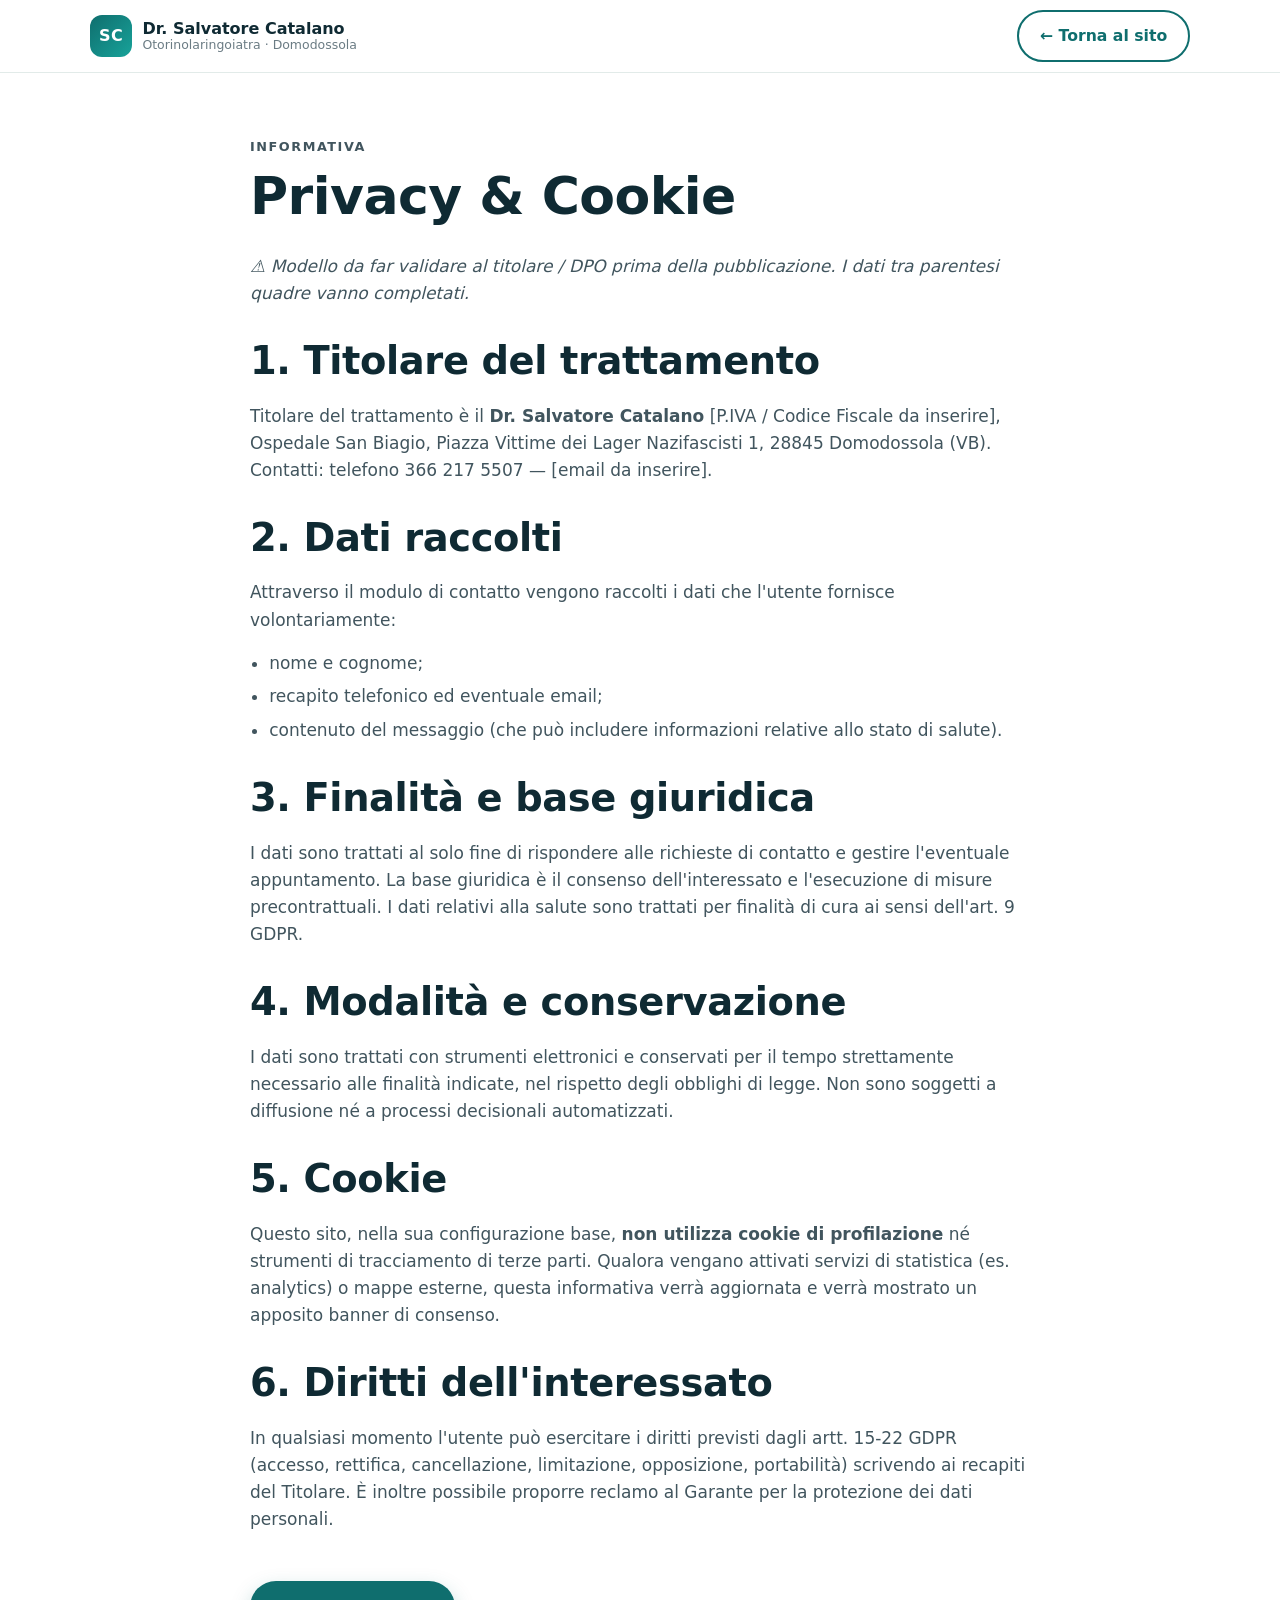
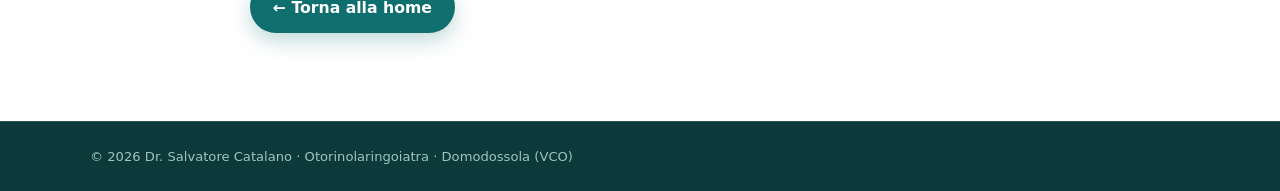
<file: privacy.html>
<!DOCTYPE html>
<html lang="it">
<head>
  <meta charset="UTF-8" />
  <meta name="viewport" content="width=device-width, initial-scale=1.0" />
  <title>Privacy e cookie — Dr. Salvatore Catalano</title>
  <meta name="description" content="Informativa sulla privacy e sui cookie del sito del Dr. Salvatore Catalano, otorinolaringoiatra a Domodossola." />
  <meta name="robots" content="noindex, follow" />
  <link rel="icon" type="image/svg+xml" href="assets/img/favicon.svg" />
  <link rel="stylesheet" href="assets/css/styles.css" />
  <style>
    .legal { padding: clamp(2.5rem, 6vw, 4rem) 0; }
    .legal h2 { margin-top: 2rem; }
    .legal p, .legal li { color: var(--ink-soft); }
    .legal ul { padding-left: 1.2rem; }
    .legal li { margin: .4rem 0; }
    .back { display: inline-block; margin-bottom: 1.5rem; }
  </style>
</head>
<body>
  <header class="site-header">
    <div class="container header-inner">
      <a href="index.html" class="brand">
        <span class="brand-mark" aria-hidden="true">SC</span>
        <span class="brand-text">
          <strong>Dr. Salvatore Catalano</strong>
          <small>Otorinolaringoiatra · Domodossola</small>
        </span>
      </a>
      <a href="index.html" class="btn btn-ghost" style="margin-left:auto;">← Torna al sito</a>
    </div>
  </header>

  <main class="legal">
    <div class="container narrow">
      <p class="eyebrow">Informativa</p>
      <h1>Privacy &amp; Cookie</h1>
      <p><em>⚠️ Modello da far validare al titolare / DPO prima della pubblicazione. I dati tra parentesi quadre vanno completati.</em></p>

      <h2>1. Titolare del trattamento</h2>
      <p>
        Titolare del trattamento è il <strong>Dr. Salvatore Catalano</strong>
        [P.IVA / Codice Fiscale da inserire], Ospedale San Biagio, Piazza Vittime dei Lager
        Nazifascisti 1, 28845 Domodossola (VB). Contatti: telefono 366 217 5507 — [email da inserire].
      </p>

      <h2>2. Dati raccolti</h2>
      <p>Attraverso il modulo di contatto vengono raccolti i dati che l'utente fornisce volontariamente:</p>
      <ul>
        <li>nome e cognome;</li>
        <li>recapito telefonico ed eventuale email;</li>
        <li>contenuto del messaggio (che può includere informazioni relative allo stato di salute).</li>
      </ul>

      <h2>3. Finalità e base giuridica</h2>
      <p>
        I dati sono trattati al solo fine di rispondere alle richieste di contatto e gestire l'eventuale
        appuntamento. La base giuridica è il consenso dell'interessato e l'esecuzione di misure precontrattuali.
        I dati relativi alla salute sono trattati per finalità di cura ai sensi dell'art. 9 GDPR.
      </p>

      <h2>4. Modalità e conservazione</h2>
      <p>
        I dati sono trattati con strumenti elettronici e conservati per il tempo strettamente necessario alle
        finalità indicate, nel rispetto degli obblighi di legge. Non sono soggetti a diffusione né a
        processi decisionali automatizzati.
      </p>

      <h2>5. Cookie</h2>
      <p>
        Questo sito, nella sua configurazione base, <strong>non utilizza cookie di profilazione</strong> né
        strumenti di tracciamento di terze parti. Qualora vengano attivati servizi di statistica (es. analytics)
        o mappe esterne, questa informativa verrà aggiornata e verrà mostrato un apposito banner di consenso.
      </p>

      <h2>6. Diritti dell'interessato</h2>
      <p>
        In qualsiasi momento l'utente può esercitare i diritti previsti dagli artt. 15-22 GDPR (accesso, rettifica,
        cancellazione, limitazione, opposizione, portabilità) scrivendo ai recapiti del Titolare. È inoltre possibile
        proporre reclamo al Garante per la protezione dei dati personali.
      </p>

      <a class="btn btn-primary back" href="index.html" style="margin-top:2rem;">← Torna alla home</a>
    </div>
  </main>

  <footer class="site-footer">
    <div class="footer-bottom">
      <div class="container">
        <p>© <span id="year"></span> Dr. Salvatore Catalano · Otorinolaringoiatra · Domodossola (VCO)</p>
      </div>
    </div>
  </footer>
  <script>document.getElementById("year").textContent = new Date().getFullYear();</script>
</body>
</html>
</file>
<file: assets/css/styles.css>
/* =========================================================================
   Dr. Salvatore Catalano — Otorinolaringoiatra
   Foglio di stile principale · mobile-first · senza dipendenze esterne
   ========================================================================= */

:root {
  /* Colori */
  --ink:        #0f2a33;   /* testo scuro / navy */
  --ink-soft:   #41555e;   /* testo secondario */
  --muted:      #6b7c84;   /* testo tenue */
  --brand:      #0f6e6e;   /* teal principale */
  --brand-dark: #0a5050;
  --brand-2:    #18a39a;   /* teal chiaro */
  --accent:     #e2a04a;   /* sabbia caldo (usato con parsimonia) */
  --bg:         #ffffff;
  --bg-soft:    #f1f7f6;   /* sezioni alternate */
  --bg-deep:    #0c3a3a;   /* footer / blocchi scuri */
  --line:       #e2ebe9;
  --white:      #ffffff;

  /* Tipografia */
  --font: system-ui, -apple-system, "Segoe UI", Roboto, Helvetica, Arial, sans-serif;

  /* Misure */
  --maxw: 1140px;
  --radius: 16px;
  --radius-sm: 10px;
  --shadow: 0 10px 30px rgba(15, 42, 51, .08);
  --shadow-lg: 0 24px 60px rgba(15, 42, 51, .14);
  --gap: clamp(1rem, 2vw, 1.5rem);
}

/* ----------------------------- Reset di base ----------------------------- */
*, *::before, *::after { box-sizing: border-box; }
html { scroll-behavior: smooth; -webkit-text-size-adjust: 100%; }
body {
  margin: 0;
  font-family: var(--font);
  color: var(--ink);
  background: var(--bg);
  line-height: 1.6;
  font-size: 17px;
  -webkit-font-smoothing: antialiased;
}
img { max-width: 100%; display: block; }
a { color: var(--brand); text-decoration: none; }
a:hover { text-decoration: underline; }
h1, h2, h3 { line-height: 1.15; color: var(--ink); margin: 0 0 .5em; letter-spacing: -.01em; }
h1 { font-size: clamp(2rem, 5vw, 3.25rem); font-weight: 800; }
h2 { font-size: clamp(1.6rem, 3.5vw, 2.4rem); font-weight: 800; }
h3 { font-size: 1.2rem; font-weight: 700; }
p  { margin: 0 0 1rem; }
ul { margin: 0; padding: 0; }

/* ----------------------------- Utility ----------------------------- */
.container { width: 100%; max-width: var(--maxw); margin: 0 auto; padding: 0 20px; }
.narrow { max-width: 820px; }
.eyebrow {
  text-transform: uppercase; letter-spacing: .12em; font-size: .8rem;
  font-weight: 700; color: var(--brand); margin: 0 0 .6rem;
}
.hl { color: var(--brand); }
.skip-link {
  position: absolute; left: -9999px; top: 0; background: var(--brand); color: #fff;
  padding: .6rem 1rem; z-index: 1000; border-radius: 0 0 8px 0;
}
.skip-link:focus { left: 0; }

/* ----------------------------- Bottoni ----------------------------- */
.btn {
  display: inline-flex; align-items: center; gap: .5rem; justify-content: center;
  padding: .7rem 1.3rem; border-radius: 999px; font-weight: 700; font-size: .98rem;
  border: 2px solid transparent; cursor: pointer; transition: transform .15s ease, box-shadow .15s ease, background .15s ease;
  text-decoration: none; white-space: nowrap;
}
.btn:hover { text-decoration: none; transform: translateY(-1px); }
.btn-primary { background: var(--brand); color: #fff; box-shadow: 0 8px 20px rgba(15,110,110,.25); }
.btn-primary:hover { background: var(--brand-dark); color: #fff; }
.btn-ghost { background: transparent; color: var(--brand); border-color: var(--brand); }
.btn-ghost:hover { background: var(--brand); color: #fff; }
.btn-lg { padding: .9rem 1.7rem; font-size: 1.05rem; }
.btn-block { width: 100%; }
.btn .ico { width: 1.1em; height: 1.1em; fill: currentColor; }

.link-arrow { font-weight: 700; color: var(--brand); }
.link-arrow:hover { text-decoration: underline; }

/* ----------------------------- Header ----------------------------- */
.site-header {
  position: sticky; top: 0; z-index: 100;
  background: rgba(255,255,255,.92);
  backdrop-filter: saturate(160%) blur(10px);
  border-bottom: 1px solid var(--line);
}
.header-inner { display: flex; align-items: center; gap: 1rem; min-height: 72px; }
.brand { display: flex; align-items: center; gap: .65rem; color: var(--ink); }
.brand:hover { text-decoration: none; }
.brand-mark {
  width: 42px; height: 42px; flex: none; border-radius: 12px;
  background: linear-gradient(135deg, var(--brand), var(--brand-2));
  color: #fff; font-weight: 800; letter-spacing: .02em;
  display: grid; place-items: center; font-size: 1rem;
}
.brand-text { display: flex; flex-direction: column; line-height: 1.1; }
.brand-text strong { font-size: 1rem; }
.brand-text small { color: var(--muted); font-size: .78rem; }

.main-nav { margin-left: auto; }
.main-nav ul { display: flex; gap: .35rem; list-style: none; }
.main-nav a {
  color: var(--ink-soft); font-weight: 600; font-size: .95rem;
  padding: .5rem .7rem; border-radius: 8px;
}
.main-nav a:hover { color: var(--brand); background: var(--bg-soft); text-decoration: none; }

.header-cta { margin-left: .5rem; }

.nav-toggle {
  display: none; margin-left: auto; width: 44px; height: 44px; border: 0; background: transparent;
  cursor: pointer; padding: 10px;
}
.nav-toggle span { display: block; height: 2.5px; background: var(--ink); border-radius: 2px; margin: 4px 0; transition: .25s; }
.nav-toggle[aria-expanded="true"] span:nth-child(1) { transform: translateY(6.5px) rotate(45deg); }
.nav-toggle[aria-expanded="true"] span:nth-child(2) { opacity: 0; }
.nav-toggle[aria-expanded="true"] span:nth-child(3) { transform: translateY(-6.5px) rotate(-45deg); }

/* ----------------------------- Hero ----------------------------- */
.hero {
  background:
    radial-gradient(1200px 600px at 80% -10%, rgba(24,163,154,.16), transparent 60%),
    linear-gradient(180deg, var(--bg-soft), #fff 70%);
  padding: clamp(2.5rem, 6vw, 5rem) 0 clamp(2.5rem, 5vw, 4rem);
}
.hero-inner { display: grid; grid-template-columns: 1.15fr .85fr; gap: clamp(1.5rem, 4vw, 3.5rem); align-items: center; }
.hero-content .lead { font-size: 1.15rem; color: var(--ink-soft); max-width: 38ch; }
.hero-actions { display: flex; flex-wrap: wrap; gap: .8rem; margin: 1.6rem 0 1.8rem; }
.hero-badges { list-style: none; display: grid; gap: .5rem; }
.hero-badges li { color: var(--ink-soft); font-size: .92rem; padding-left: 1.5rem; position: relative; }
.hero-badges li::before { content: "✓"; position: absolute; left: 0; color: var(--brand-2); font-weight: 800; }
.hero-badges span { font-weight: 700; color: var(--ink); }

.hero-card {
  background: #fff; border: 1px solid var(--line); border-radius: var(--radius);
  box-shadow: var(--shadow-lg); overflow: hidden;
}
.hero-photo, .about-photo, .feature-media {
  background: linear-gradient(135deg, #d6ece9, #eaf4f2);
  display: grid; place-items: center; color: var(--brand-dark);
  overflow: hidden;
}
.hero-photo img, .about-photo img, .feature-media img {
  width: 100%; height: 100%; object-fit: cover; display: block;
}
.hero-photo { aspect-ratio: 4/5; }
.photo-placeholder {
  font-weight: 700; font-size: .95rem; opacity: .7; border: 2px dashed var(--brand-2);
  padding: .6rem 1rem; border-radius: 10px; background: rgba(255,255,255,.5);
}
.hero-card-foot {
  display: flex; align-items: center; justify-content: space-between; gap: 1rem;
  padding: 1rem 1.2rem; border-top: 1px solid var(--line);
}
.hero-card-foot strong { display: block; }
.hero-card-foot small { color: var(--muted); }

/* ----------------------------- Strip fiducia ----------------------------- */
.trust-strip { background: var(--bg-deep); color: #eaf4f2; }
.trust-grid { display: grid; grid-template-columns: repeat(4, 1fr); gap: 1px; }
.trust-item { padding: 1.4rem 1rem; }
.trust-item strong { display: block; color: #fff; font-size: 1rem; }
.trust-item span { color: #b7d4d0; font-size: .9rem; }

/* ----------------------------- Sezioni ----------------------------- */
.section { padding: clamp(3rem, 7vw, 5.5rem) 0; }
.section-soft { background: var(--bg-soft); }
.section-head { text-align: center; max-width: 720px; margin: 0 auto clamp(1.8rem, 4vw, 3rem); }
.section-sub { color: var(--ink-soft); font-size: 1.08rem; }

.two-col { display: grid; grid-template-columns: 1fr 1fr; gap: clamp(1.5rem, 4vw, 3.5rem); align-items: center; }
.col-text h2 { margin-top: .2rem; }
.about-photo, .feature-media { border-radius: var(--radius); box-shadow: var(--shadow); }
.about-photo { aspect-ratio: 4/5; }
.feature-media { aspect-ratio: 4/5; }

.credentials, .ticks { list-style: none; display: grid; gap: .55rem; margin: 1.2rem 0 1.6rem; }
.credentials li, .ticks li { padding-left: 1.8rem; position: relative; color: var(--ink-soft); }
.credentials li::before, .ticks li::before {
  content: "✓"; position: absolute; left: 0; top: 0;
  color: #fff; background: var(--brand-2); width: 1.25rem; height: 1.25rem;
  border-radius: 50%; display: grid; place-items: center; font-size: .75rem; font-weight: 800;
}

/* ----------------------------- Cards prestazioni ----------------------------- */
.cards-grid { display: grid; grid-template-columns: repeat(auto-fit, minmax(250px, 1fr)); gap: var(--gap); }
.card {
  background: #fff; border: 1px solid var(--line); border-radius: var(--radius);
  padding: 1.5rem; box-shadow: var(--shadow); transition: transform .18s ease, box-shadow .18s ease;
}
.card:hover { transform: translateY(-4px); box-shadow: var(--shadow-lg); }
.card-ico {
  width: 52px; height: 52px; border-radius: 14px; display: grid; place-items: center;
  font-size: 1.6rem; background: var(--bg-soft); margin-bottom: 1rem;
}
.card h3 { margin-bottom: .35rem; }
.card p { color: var(--ink-soft); margin: 0; font-size: .96rem; }

/* ----------------------------- Tariffe ----------------------------- */
.tariffe {
  margin-top: clamp(2rem, 4vw, 3rem); background: #fff; border: 1px solid var(--line);
  border-radius: var(--radius); padding: clamp(1.4rem, 3vw, 2.2rem); box-shadow: var(--shadow);
}
.tariffe-title { text-align: center; margin-bottom: 1.2rem; }
.tariffe-list { list-style: none; display: grid; grid-template-columns: repeat(2, 1fr); gap: 0 2.5rem; }
.tariffe-list li {
  display: flex; justify-content: space-between; align-items: baseline; gap: 1rem;
  padding: .75rem 0; border-bottom: 1px dashed var(--line);
}
.tariffe-list li span { color: var(--ink-soft); }
.tariffe-list li b { color: var(--brand); font-weight: 800; white-space: nowrap; }
.tariffe-free b { color: #1f9e54; }
.tariffe-note { margin: 1.3rem 0 0; font-size: .84rem; color: var(--muted); text-align: center; }
@media (max-width: 680px) { .tariffe-list { grid-template-columns: 1fr; } }

/* ----------------------------- Feature ----------------------------- */
.feature { background: #fff; }

/* ----------------------------- Patologie ----------------------------- */
.patologie-grid { display: grid; grid-template-columns: repeat(auto-fit, minmax(260px, 1fr)); gap: var(--gap); }
.pat-group {
  background: #fff; border: 1px solid var(--line); border-radius: var(--radius); padding: 1.6rem;
  box-shadow: var(--shadow);
}
.pat-group h3 { color: var(--brand); border-bottom: 2px solid var(--line); padding-bottom: .6rem; margin-bottom: .9rem; }
.pat-group ul { list-style: none; display: grid; gap: .5rem; }
.pat-group li { padding-left: 1.4rem; position: relative; color: var(--ink-soft); }
.pat-group li::before { content: "•"; color: var(--brand-2); position: absolute; left: .2rem; font-weight: 800; }

/* ----------------------------- Sedi ----------------------------- */
.sedi-grid { display: grid; grid-template-columns: repeat(auto-fit, minmax(300px, 1fr)); gap: var(--gap); }
.sede-card {
  background: #fff; border: 1px solid var(--line); border-left: 5px solid var(--brand);
  border-radius: var(--radius); padding: 1.6rem; box-shadow: var(--shadow);
}
.sede-card--alt { border-left-color: var(--accent); }
.sede-addr { color: var(--ink-soft); font-weight: 600; }
.orari { margin: 1rem 0; }
.orari div { display: flex; justify-content: space-between; gap: 1rem; padding: .45rem 0; border-bottom: 1px dashed var(--line); }
.orari dt { font-weight: 700; color: var(--ink); margin: 0; }
.orari dd { margin: 0; color: var(--ink-soft); text-align: right; }

/* ----------------------------- Recensioni ----------------------------- */
.reviews-grid { display: grid; grid-template-columns: repeat(auto-fit, minmax(280px, 1fr)); gap: var(--gap); }
.review {
  background: #fff; border: 1px solid var(--line); border-radius: var(--radius);
  padding: 1.6rem; margin: 0; box-shadow: var(--shadow);
}
.stars { color: var(--accent); letter-spacing: .1em; font-size: 1.1rem; margin-bottom: .6rem; }
.review blockquote { margin: 0 0 .8rem; font-size: 1.02rem; color: var(--ink); font-style: italic; }
.review figcaption { color: var(--ink); font-weight: 700; font-size: .92rem; }
.review figcaption span { display: block; font-weight: 500; font-size: .78rem; color: var(--muted); margin-top: .15rem; }
.reviews-cta { text-align: center; margin-top: 1.8rem; }

/* ----------------------------- FAQ ----------------------------- */
.faq-list { display: grid; gap: .8rem; }
.faq-list details {
  background: #fff; border: 1px solid var(--line); border-radius: var(--radius-sm);
  padding: .2rem 1.2rem; box-shadow: var(--shadow);
}
.faq-list summary {
  cursor: pointer; font-weight: 700; padding: 1rem 0; list-style: none;
  display: flex; justify-content: space-between; align-items: center; gap: 1rem;
}
.faq-list summary::-webkit-details-marker { display: none; }
.faq-list summary::after { content: "+"; color: var(--brand); font-size: 1.5rem; font-weight: 400; transition: transform .2s; }
.faq-list details[open] summary::after { transform: rotate(45deg); }
.faq-list details p { color: var(--ink-soft); padding-bottom: 1rem; margin: 0; }

/* ----------------------------- Contatti ----------------------------- */
.section-contact { background: var(--bg-soft); }
.contact-list { list-style: none; display: grid; gap: .9rem; margin: 1.4rem 0 0; }
.contact-list li { display: flex; align-items: center; gap: .8rem; font-size: 1.05rem; }
.contact-ico {
  width: 42px; height: 42px; flex: none; border-radius: 12px; background: #fff;
  border: 1px solid var(--line); display: grid; place-items: center; font-size: 1.1rem;
}
.contact-form {
  background: #fff; border: 1px solid var(--line); border-radius: var(--radius);
  padding: clamp(1.4rem, 3vw, 2rem); box-shadow: var(--shadow-lg);
}
.field { margin-bottom: 1rem; }
.field-row { display: grid; grid-template-columns: 1fr 1fr; gap: 1rem; }
.field label { display: block; font-weight: 700; font-size: .9rem; margin-bottom: .35rem; }
.field input, .field textarea {
  width: 100%; padding: .8rem .9rem; border: 1.5px solid var(--line); border-radius: 10px;
  font: inherit; color: var(--ink); background: #fff; transition: border-color .15s;
}
.field input:focus, .field textarea:focus { outline: none; border-color: var(--brand); }
.consent { display: flex; gap: .6rem; align-items: flex-start; font-size: .88rem; color: var(--ink-soft); margin: .4rem 0 1.2rem; }
.consent input { margin-top: .25rem; flex: none; }
.form-note { font-size: .82rem; color: var(--muted); text-align: center; margin: .8rem 0 0; }

/* ----------------------------- Footer ----------------------------- */
.site-footer { background: var(--bg-deep); color: #cfe4e1; }
.footer-grid {
  display: grid; grid-template-columns: 1.3fr 1fr 1fr; gap: 2rem;
  padding: clamp(2.5rem, 5vw, 3.5rem) 20px;
}
.footer-brand { display: flex; align-items: center; gap: .75rem; }
.footer-brand strong { display: block; color: #fff; }
.footer-brand small { color: #9fc4bf; }
.footer-nav, .footer-contact { display: grid; gap: .55rem; align-content: start; }
.footer-nav a, .footer-contact a { color: #cfe4e1; font-weight: 600; }
.footer-nav a:hover, .footer-contact a:hover { color: #fff; }
.footer-bottom { border-top: 1px solid rgba(255,255,255,.12); }
.footer-bottom .container { padding: 1.3rem 20px; }
.footer-bottom p { margin: .2rem 0; font-size: .82rem; color: #9fc4bf; }

/* ----------------------------- Azioni flottanti ----------------------------- */
.floating-actions { position: fixed; right: 16px; bottom: 16px; display: none; flex-direction: column; gap: .7rem; z-index: 90; }
.fab {
  width: 56px; height: 56px; border-radius: 50%; display: grid; place-items: center;
  box-shadow: var(--shadow-lg); color: #fff;
}
.fab:hover { text-decoration: none; transform: translateY(-2px); }
.fab svg { width: 28px; height: 28px; fill: currentColor; }
.fab-wa { background: #25d366; }
.fab-call { background: var(--brand); }

/* ----------------------------- Responsive ----------------------------- */
@media (max-width: 900px) {
  .hero-inner, .two-col { grid-template-columns: 1fr; }
  .hero-card { max-width: 460px; margin: 0 auto; }
  .trust-grid { grid-template-columns: repeat(2, 1fr); }
  .footer-grid { grid-template-columns: 1fr 1fr; }
}

@media (max-width: 720px) {
  .header-cta { display: none; }
  .nav-toggle { display: block; }
  .main-nav {
    position: fixed; inset: 72px 0 auto 0; background: #fff; margin: 0;
    border-bottom: 1px solid var(--line); box-shadow: var(--shadow);
    max-height: 0; overflow: hidden; transition: max-height .3s ease;
  }
  .main-nav.open { max-height: 80vh; }
  .main-nav ul { flex-direction: column; padding: .8rem; gap: .2rem; }
  .main-nav a { display: block; padding: .9rem; font-size: 1.05rem; }
  .field-row { grid-template-columns: 1fr; }
  .floating-actions { display: flex; }
  .footer-grid { grid-template-columns: 1fr; }
}

@media (max-width: 460px) {
  .trust-grid { grid-template-columns: 1fr; }
  .brand-text small { display: none; }
}

/* ----------------------------- Gallery / In ambulatorio ----------------------------- */
.gallery-grid { display: grid; grid-template-columns: repeat(auto-fit, minmax(300px, 1fr)); gap: var(--gap); }
.gallery-item {
  margin: 0; background: #fff; border: 1px solid var(--line);
  border-radius: var(--radius); overflow: hidden; box-shadow: var(--shadow);
}
.gallery-item img { width: 100%; aspect-ratio: 4/5; object-fit: cover; display: block; }
.gallery-item figcaption { padding: .9rem 1.2rem; font-weight: 600; color: var(--ink-soft); font-size: .95rem; }

/* ----------------------------- Zona servita ----------------------------- */
.section-area { background: var(--bg-soft); }
.area-list {
  list-style: none; display: flex; flex-wrap: wrap; gap: .6rem;
  justify-content: center; max-width: 880px; margin: 0 auto;
}
.area-list li {
  background: var(--bg-soft); border: 1px solid var(--line); color: var(--ink-soft);
  font-weight: 600; padding: .55rem 1.1rem; border-radius: 999px; font-size: .95rem;
}

/* ----------------------------- Animazioni allo scroll ----------------------------- */
.reveal { opacity: 0; transform: translateY(18px); transition: opacity .6s ease, transform .6s ease; }
.reveal.is-visible { opacity: 1; transform: none; }

/* ----------------------------- Accessibilità ----------------------------- */
:focus-visible { outline: 3px solid var(--brand-2); outline-offset: 2px; border-radius: 4px; }
@media (prefers-reduced-motion: reduce) {
  html { scroll-behavior: auto; }
  * { transition: none !important; animation: none !important; }
  .reveal { opacity: 1 !important; transform: none !important; }
}
</file>
